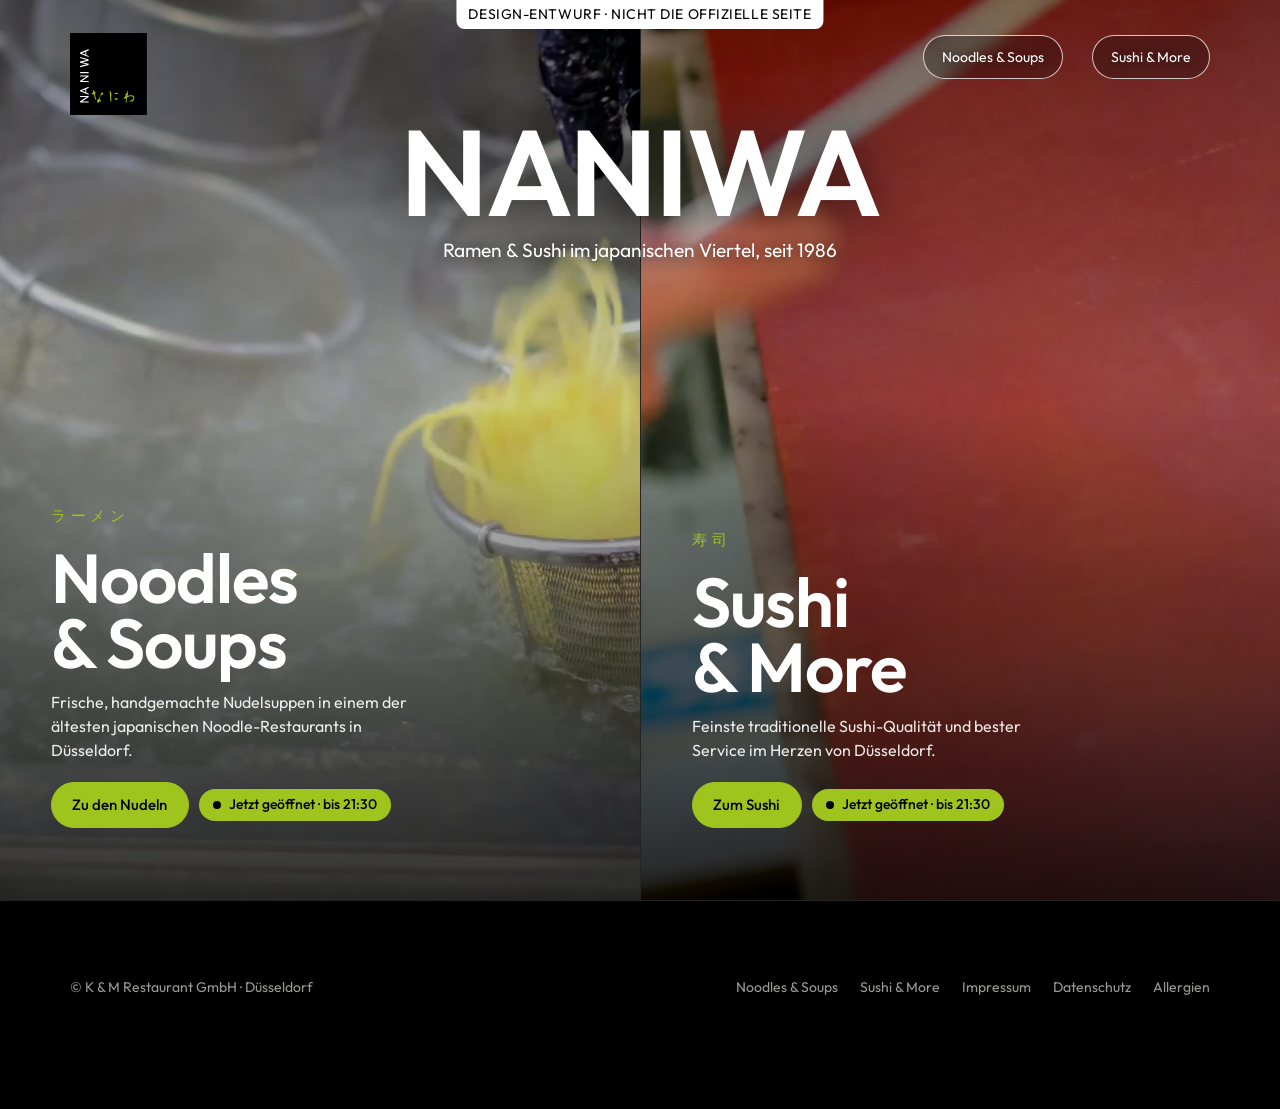
<file: index.html>
<!doctype html>
<html lang="de">
<head>
<meta charset="utf-8">
<meta name="viewport" content="width=device-width,initial-scale=1,viewport-fit=cover">
<title>NANIWA Düsseldorf – Ramen & Sushi seit 1986</title>
<meta name="description" content="Zwei Restaurants im japanischen Viertel von Düsseldorf: NANIWA Noodles & Soups und NANIWA Sushi & More.">
<meta name="robots" content="noindex">
<meta name="theme-color" content="#000000">
<link rel="icon" href="./assets/img/naniwa-logo.svg">
<link rel="preconnect" href="https://fonts.googleapis.com">
<link rel="preconnect" href="https://fonts.gstatic.com" crossorigin>
<link href="https://fonts.googleapis.com/css2?family=Outfit:wght@400;500;600&display=swap" rel="stylesheet">
<link rel="stylesheet" href="./assets/style.css">
</head>
<body class="home">
<svg width="0" height="0" style="position:absolute" aria-hidden="true"><filter id="brush" x="-5%" y="-40%" width="110%" height="180%"><feTurbulence type="fractalNoise" baseFrequency="0.012 0.09" numOctaves="3" seed="7"/><feDisplacementMap in="SourceGraphic" scale="46"/></filter></svg>
<div class="draft">Design-Entwurf · nicht die offizielle Seite</div>
<header class="top">
  <a class="logo" href="./" aria-label="NANIWA Startseite"><img src="./assets/img/naniwa-logo.svg" alt="NANIWA" width="200" height="213"></a>
  <nav class="nav" aria-label="Hauptnavigation"><a class="switch" href="noodles/">Noodles &amp; Soups</a><a class="switch" href="sushi/">Sushi &amp; More</a></nav>
</header>
<main>
<div class="brandline"><h1>NANIWA</h1><p>Ramen &amp; Sushi im japanischen Viertel, seit 1986</p></div>
<section class="choose" aria-label="Restaurant wählen">
  <a class="side" href="noodles/">
    <video data-bg muted loop playsinline autoplay preload="auto" poster="assets/img/n-anrichten.jpg" src="assets/video/n-anrichten.mp4"></video>
    <span class="jp" lang="ja">ラーメン</span>
    <h2>Noodles<br>&amp; Soups</h2>
    <p>Frische, handgemachte Nudelsuppen in einem der ältesten japanischen Noodle-Restaurants in Düsseldorf.</p>
    <div class="row"><span class="pill lime">Zu den Nudeln</span><span class="status" data-status="noodles"></span></div>
  </a>
  <a class="side" href="sushi/">
    <video data-bg muted loop playsinline autoplay preload="auto" poster="assets/img/s-original.jpg" src="assets/video/s-original.mp4"></video>
    <span class="jp" lang="ja">寿司</span>
    <h2>Sushi<br>&amp; More</h2>
    <p>Feinste traditionelle Sushi-Qualität und bester Service im Herzen von Düsseldorf.</p>
    <div class="row"><span class="pill lime">Zum Sushi</span><span class="status" data-status="sushi"></span></div>
  </a>
</section>
</main>
<footer>
  <span>© K &amp; M Restaurant GmbH · Düsseldorf</span>
  <nav aria-label="Fußnavigation">
    <a href="./noodles/">Noodles &amp; Soups</a><a href="./sushi/">Sushi &amp; More</a>
    <a href="https://naniwa.de/impressum">Impressum</a><a href="https://naniwa.de/datenschutzerklaerung">Datenschutz</a>
    <a href="https://sushi.naniwa.de/allergien">Allergien</a>
  </nav>
</footer>
<script src="./assets/app.js"></script>
</body>
</html>
</file>
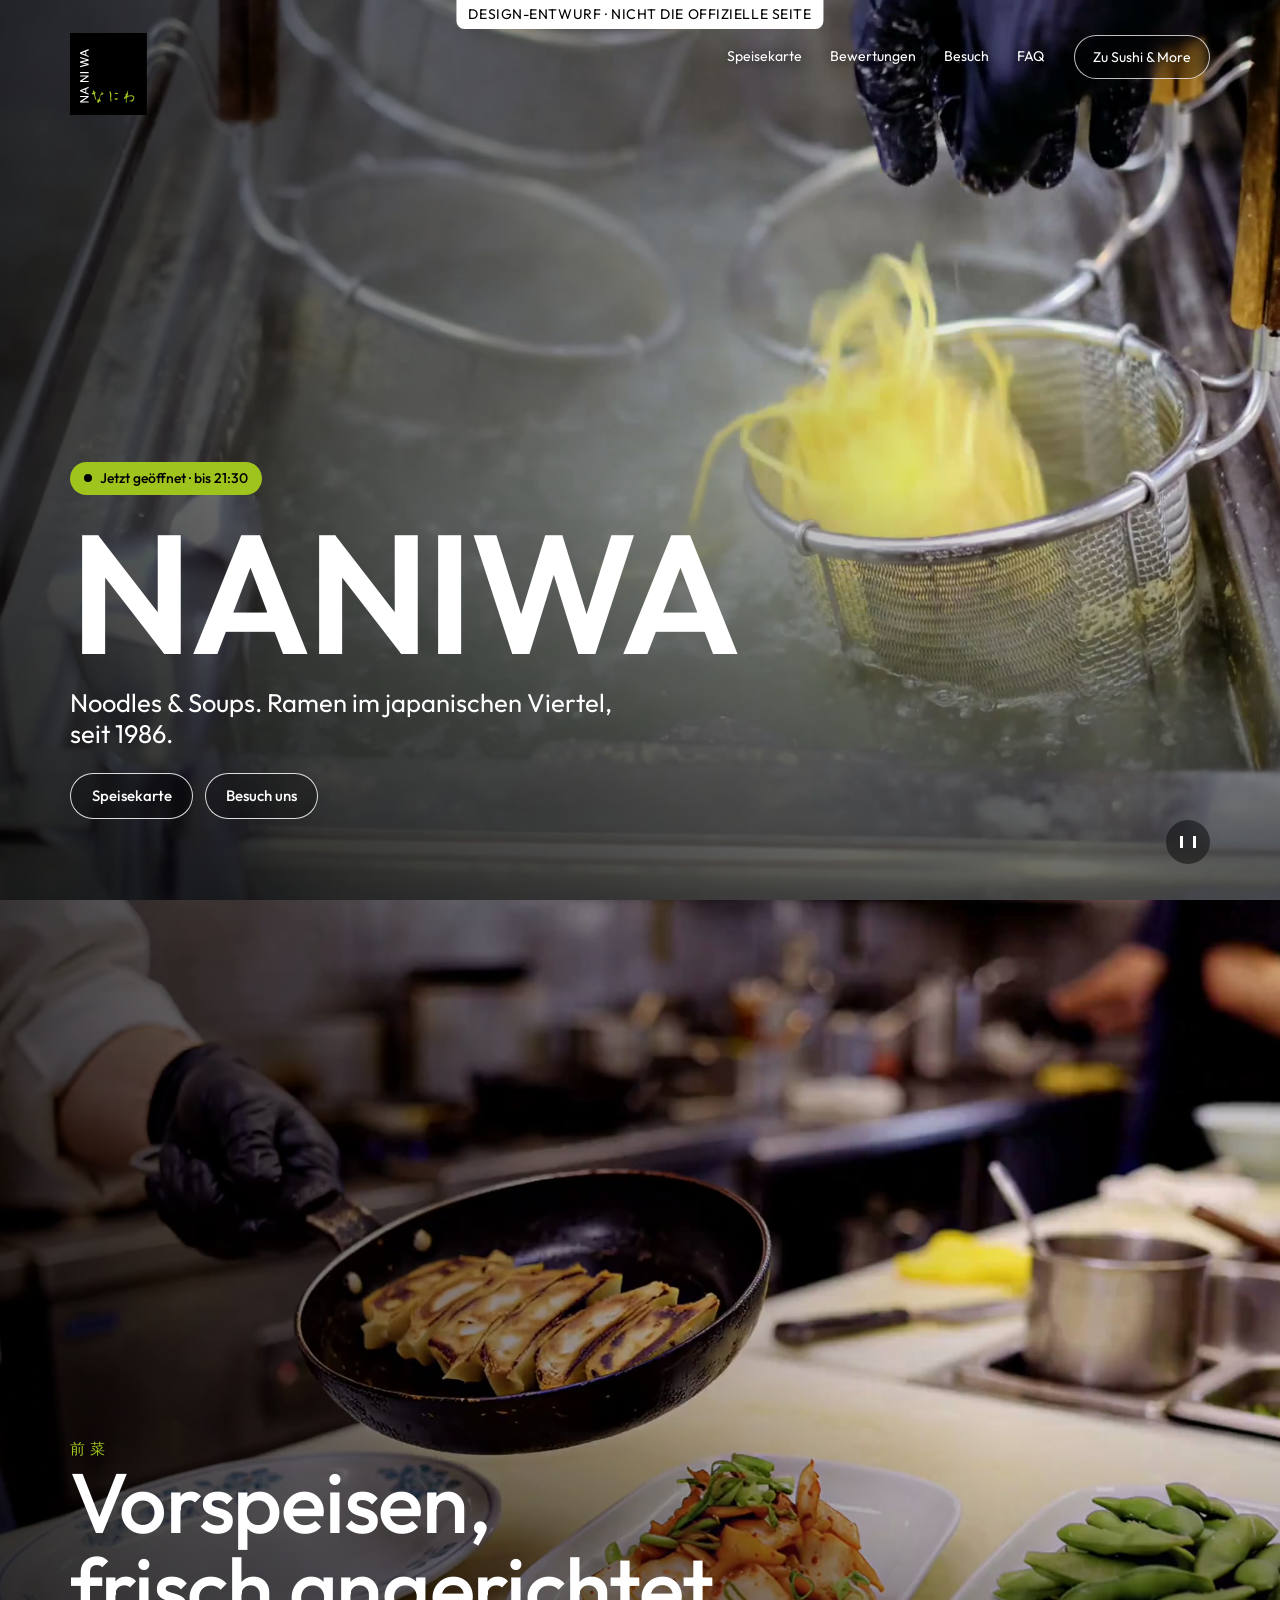
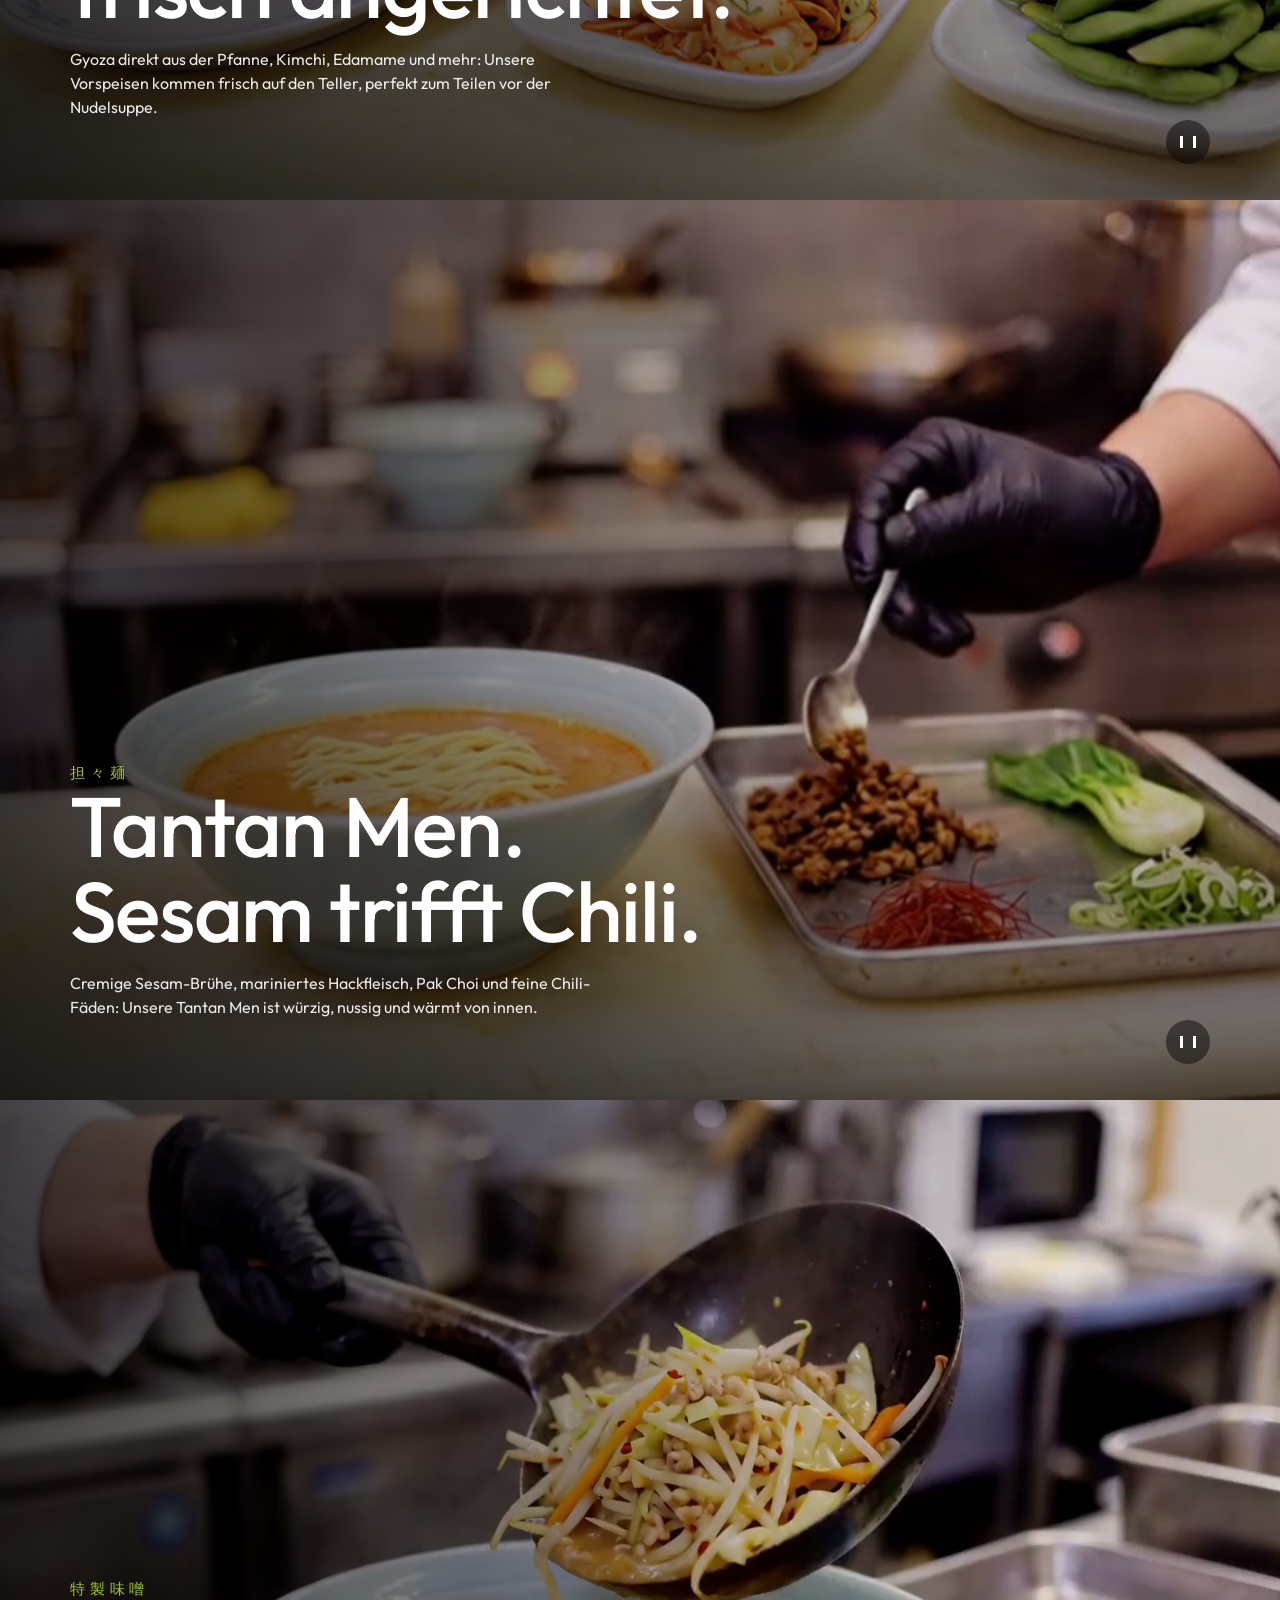
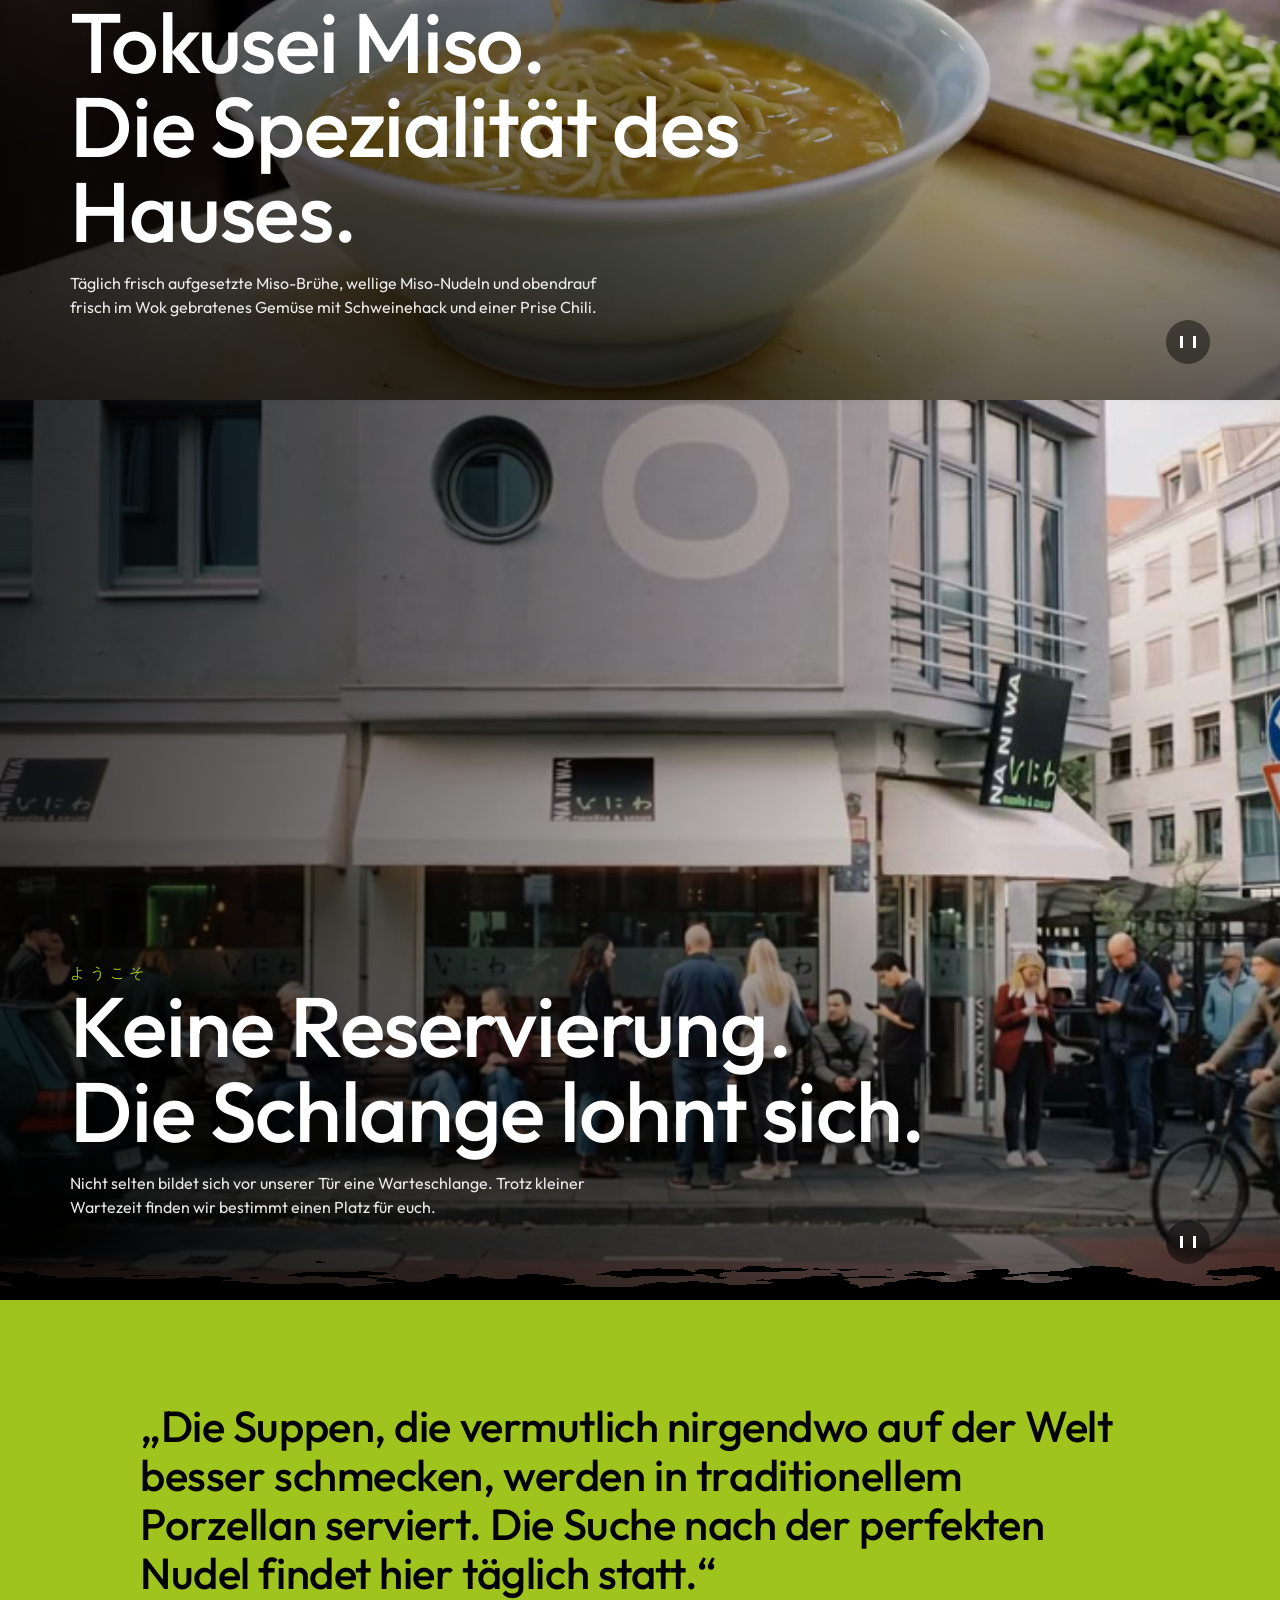
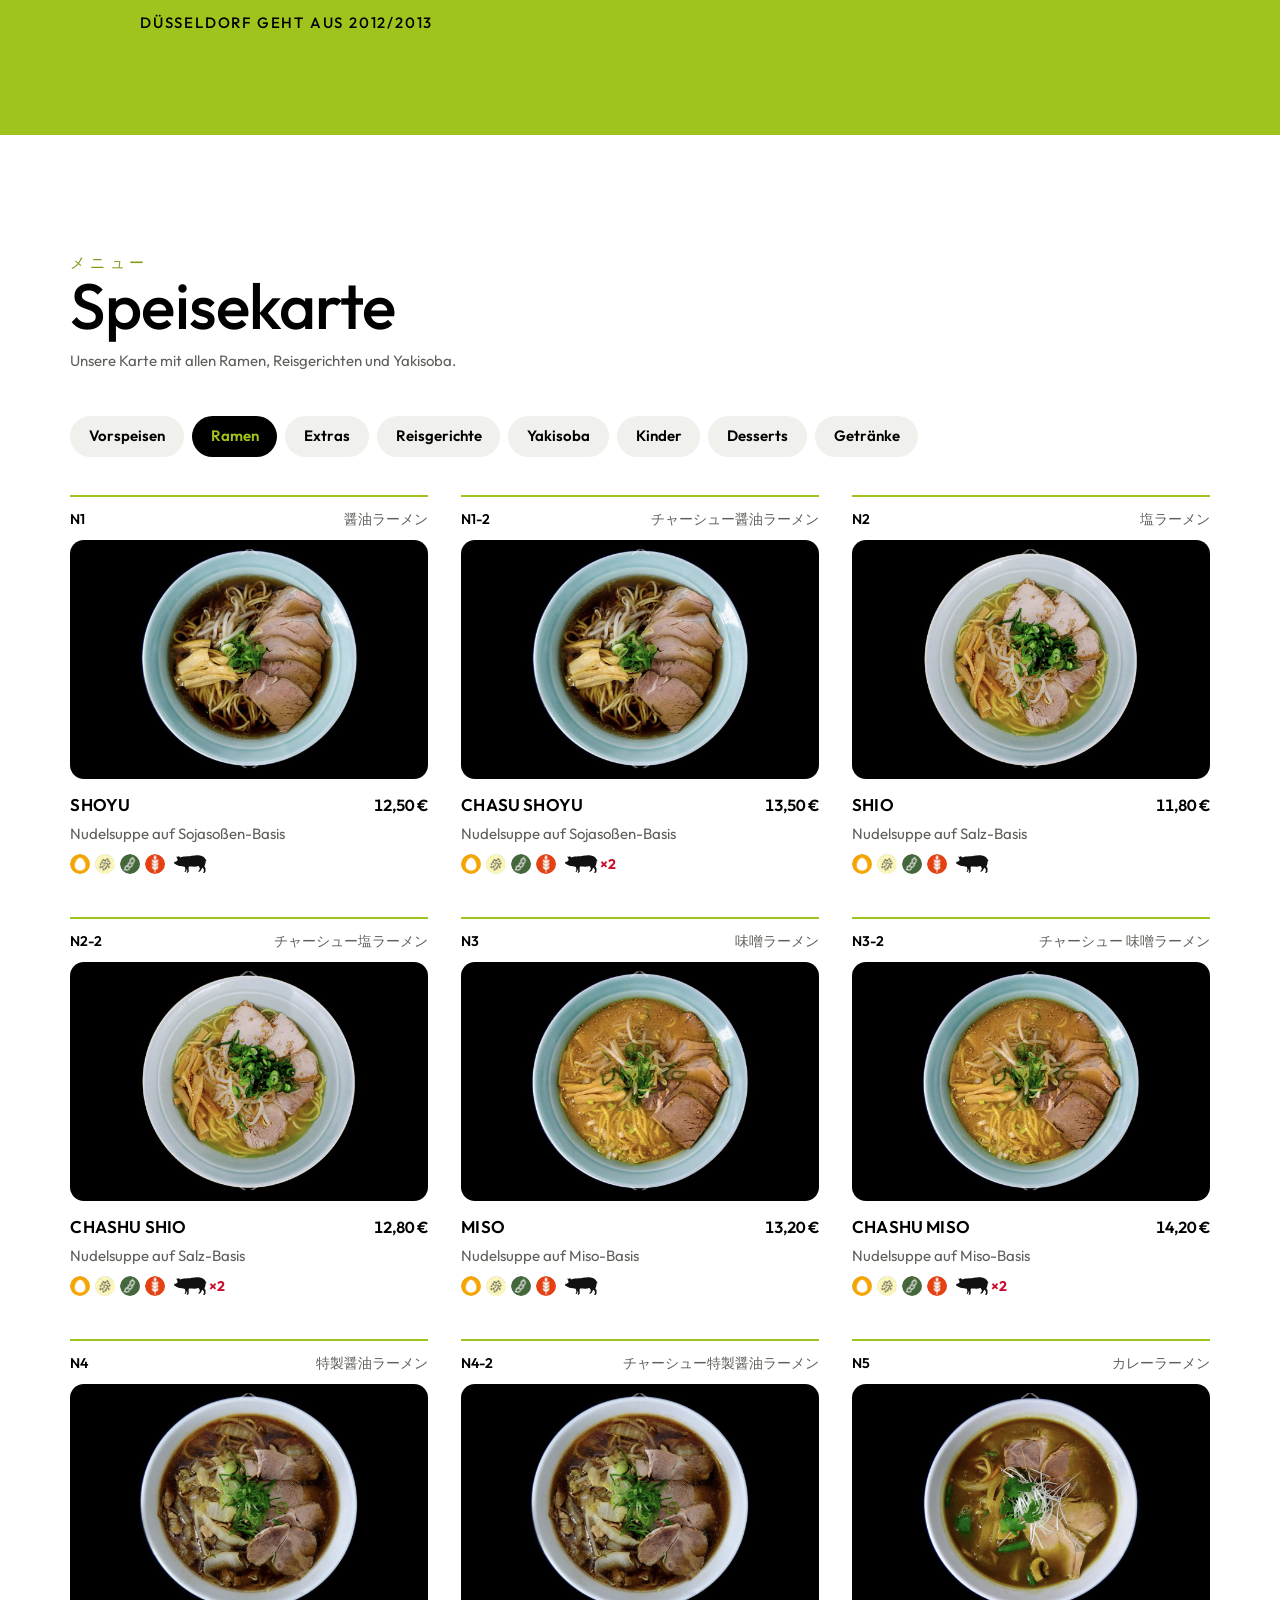
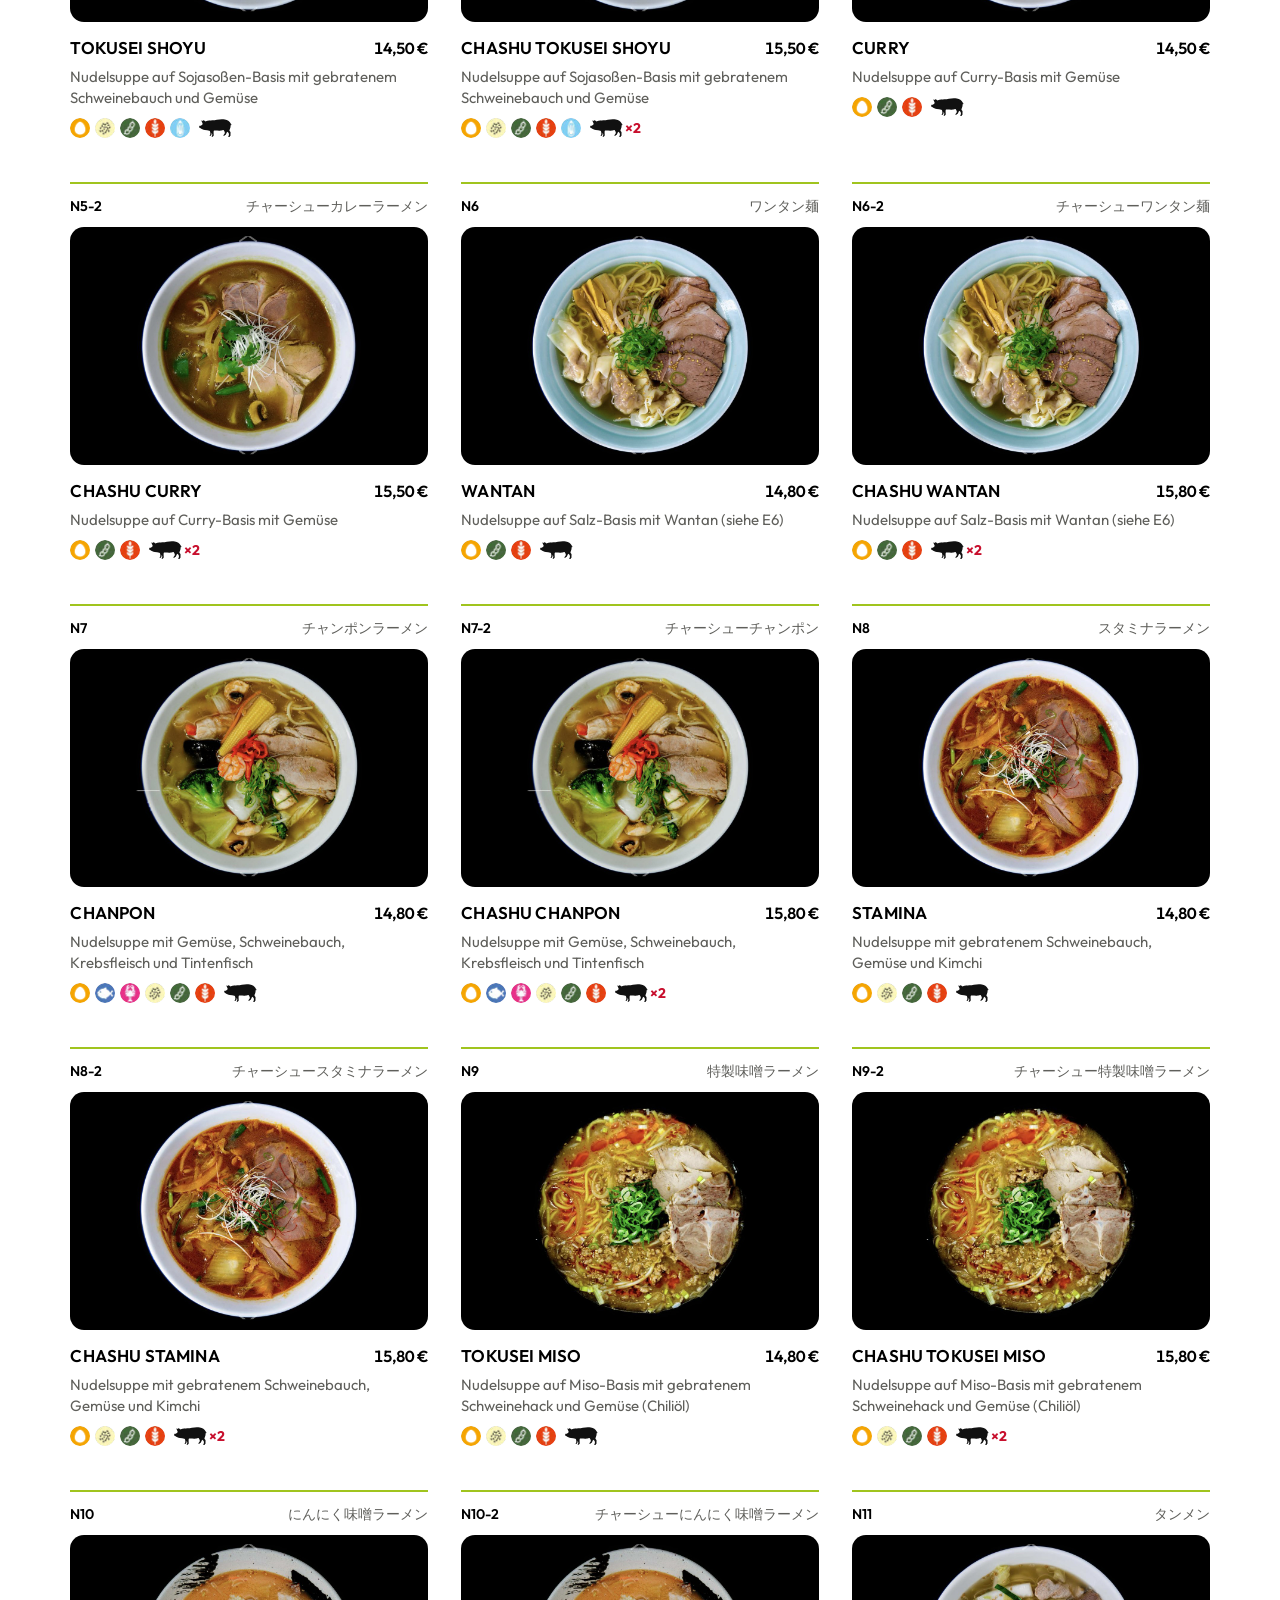
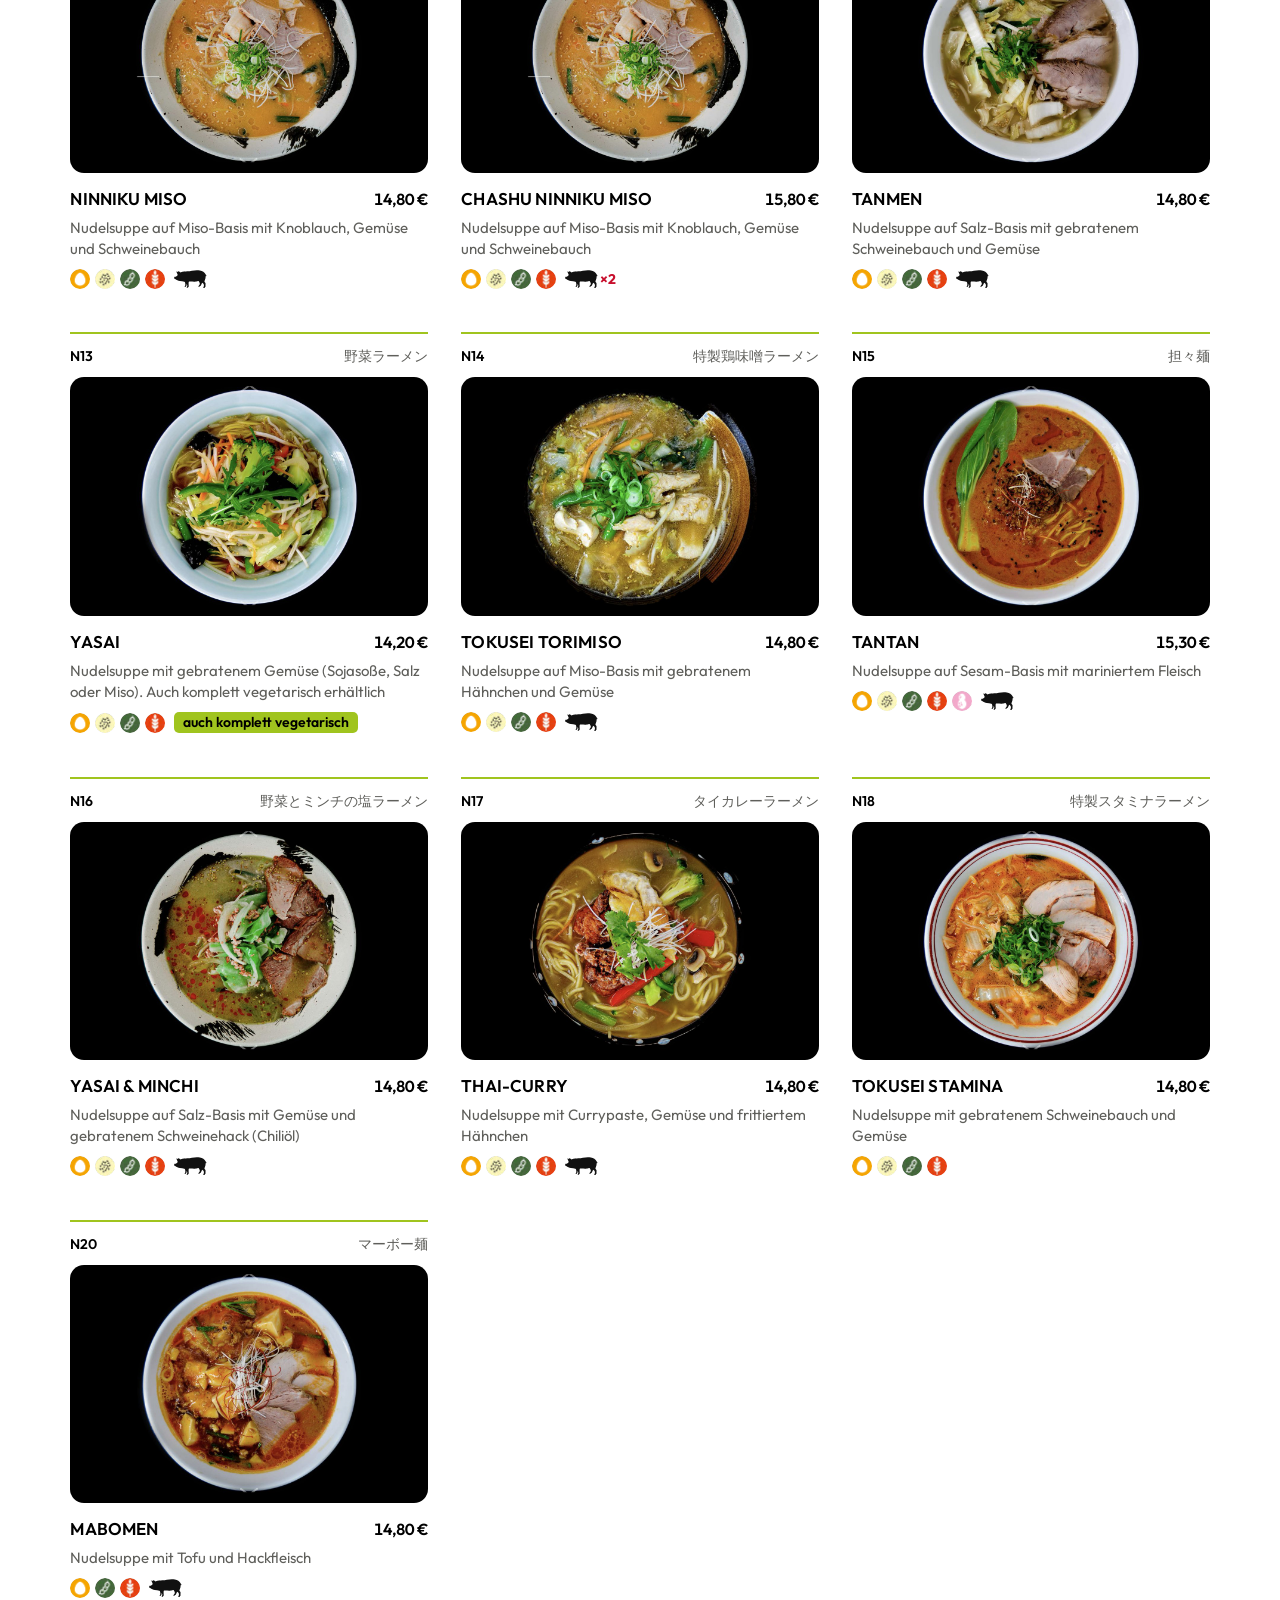
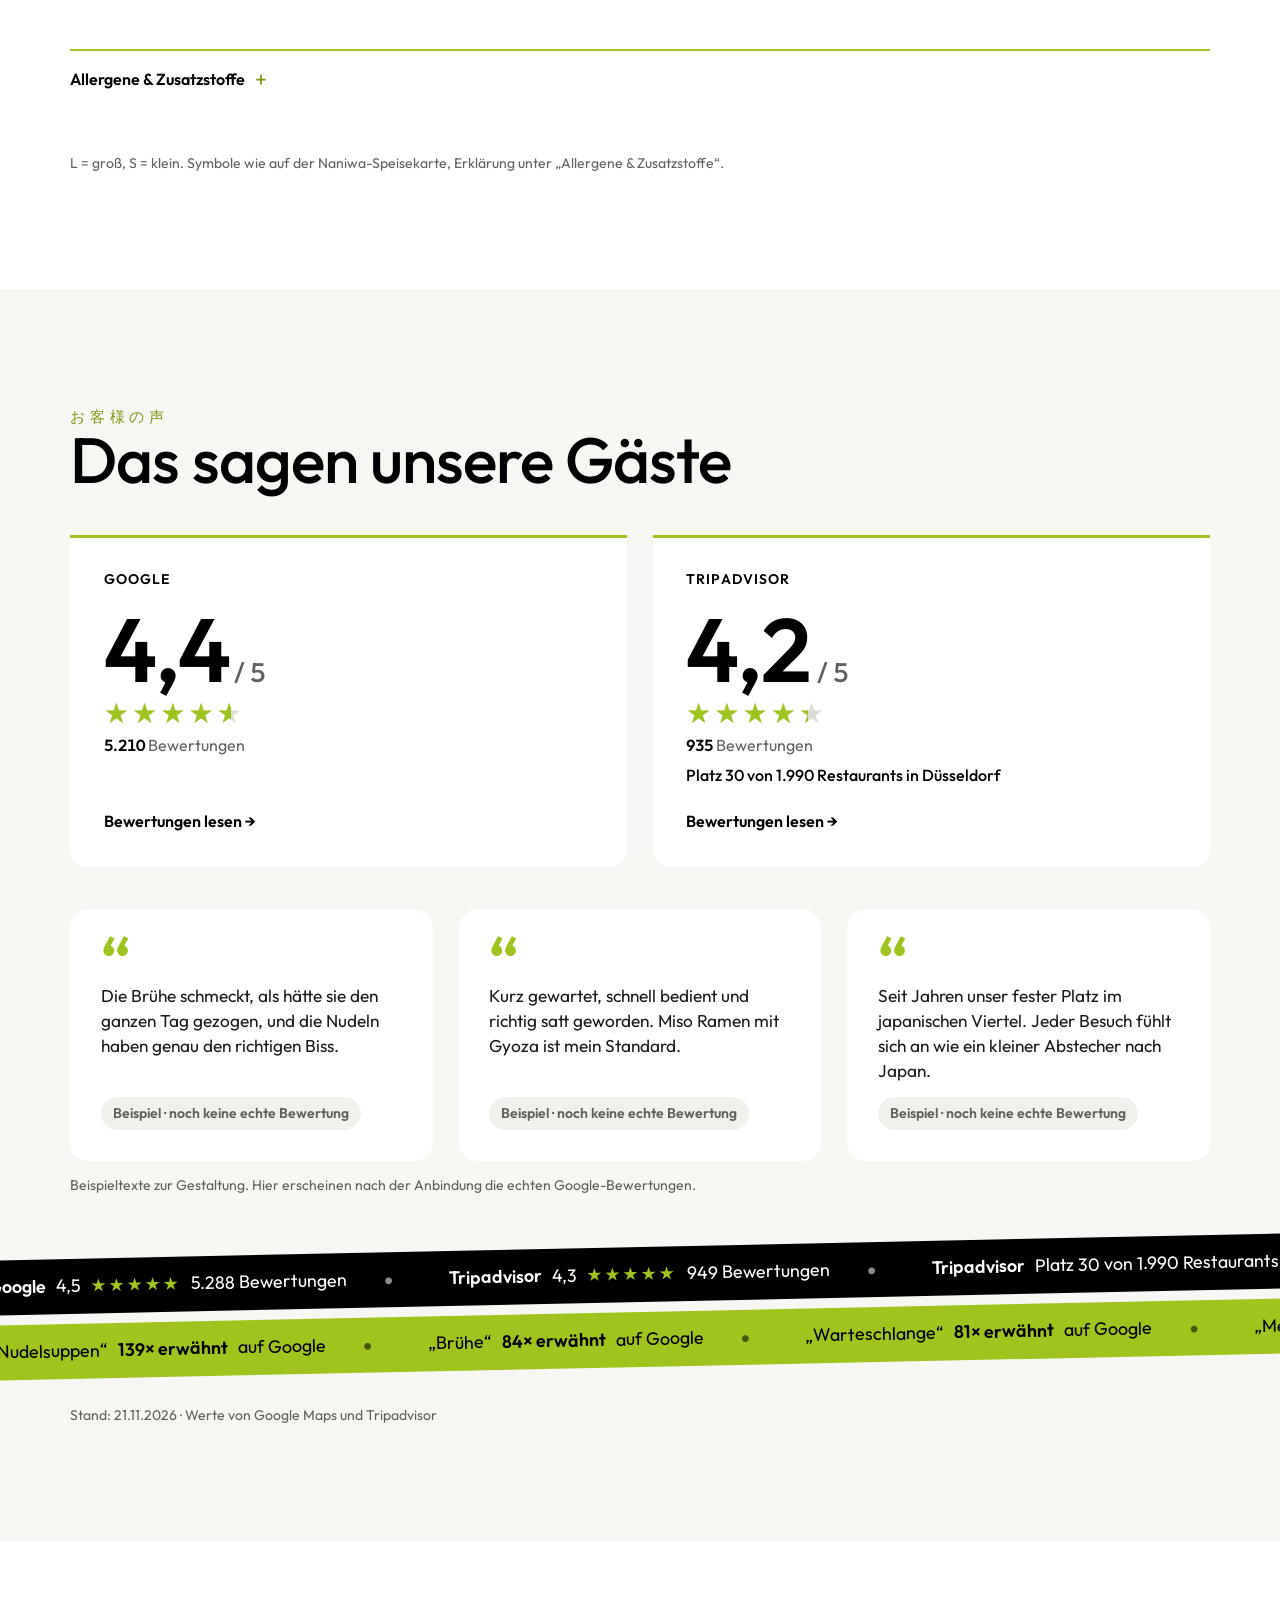
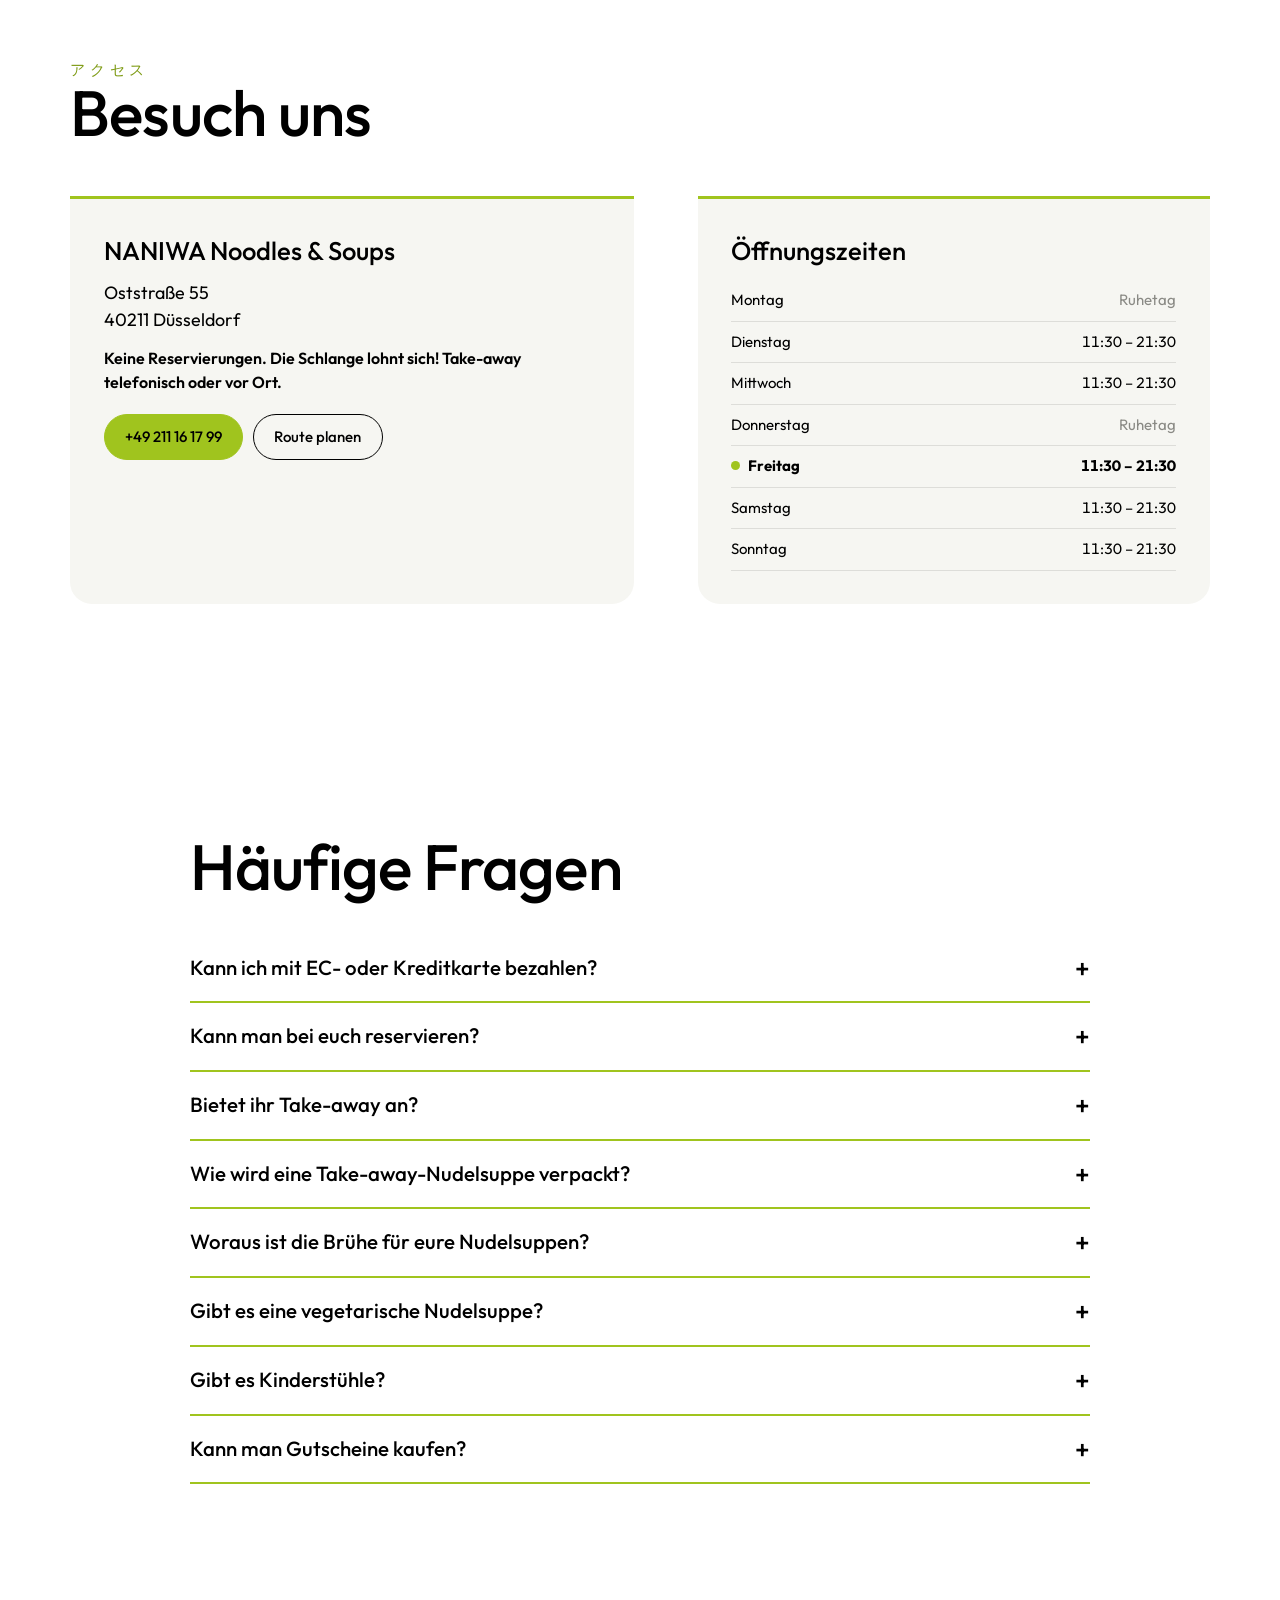
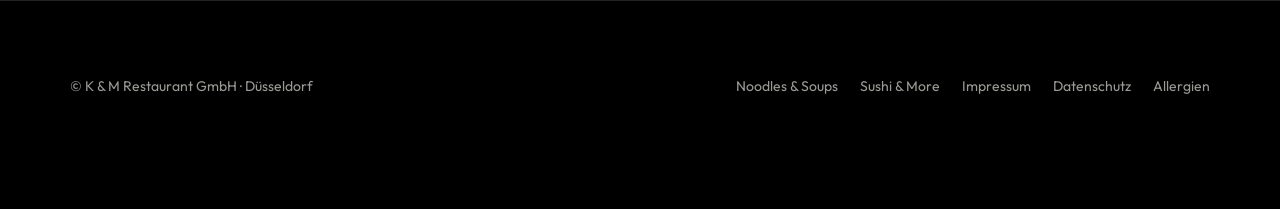
<file: noodles/index.html>
<!doctype html>
<html lang="de">
<head>
<meta charset="utf-8">
<meta name="viewport" content="width=device-width,initial-scale=1,viewport-fit=cover">
<title>NANIWA Noodles & Soups – Ramen in Düsseldorf</title>
<meta name="description" content="Hausgemachte Ramen seit 1986. Oststraße 55, Düsseldorf. Keine Reservierungen.">
<meta name="robots" content="noindex">
<meta name="theme-color" content="#000000">
<link rel="icon" href="../assets/img/naniwa-logo.svg">
<link rel="preconnect" href="https://fonts.googleapis.com">
<link rel="preconnect" href="https://fonts.gstatic.com" crossorigin>
<link href="https://fonts.googleapis.com/css2?family=Outfit:wght@400;500;600&display=swap" rel="stylesheet">
<link rel="stylesheet" href="../assets/style.css">
</head>
<body class="">
<svg width="0" height="0" style="position:absolute" aria-hidden="true"><filter id="brush" x="-5%" y="-40%" width="110%" height="180%"><feTurbulence type="fractalNoise" baseFrequency="0.012 0.09" numOctaves="3" seed="7"/><feDisplacementMap in="SourceGraphic" scale="46"/></filter></svg>
<div class="draft">Design-Entwurf · nicht die offizielle Seite</div>
<header class="top">
  <a class="logo" href="../" aria-label="NANIWA Startseite"><img src="../assets/img/naniwa-logo.svg" alt="NANIWA" width="200" height="213"></a>
  <nav class="nav" aria-label="Hauptnavigation"><a href="#karte">Speisekarte</a><a href="#bewertungen">Bewertungen</a><a href="#besuch">Besuch</a><a href="#faq">FAQ</a><a class="switch" href="../sushi/">Zu Sushi &amp; More</a></nav>
</header>
<main>
<section class="vsec ">
  <video data-bg muted loop playsinline preload="auto" autoplay poster="../assets/img/n-anrichten.jpg" src="../assets/video/n-anrichten.mp4"></video>
  <div class="txt rv"><span class="status" data-status="noodles"></span>
    <h1>NANIWA</h1>
    <p class="sub">Noodles &amp; Soups. Ramen im japanischen Viertel, seit 1986.</p>
    <div class="row"><a class="pill" href="#karte">Speisekarte</a><a class="pill" href="#besuch">Besuch uns</a></div></div>
  <button class="pause" type="button" aria-pressed="false" aria-label="Video anhalten"></button>
</section>
<section class="vsec ">
  <video data-bg muted loop playsinline preload="none" poster="../assets/img/n-vorspeisen.jpg" src="../assets/video/n-vorspeisen.mp4" data-m="../assets/video/n-vorspeisen-m.mp4"></video>
  <div class="txt rv"><span class="jp" lang="ja">前菜</span>
    <h2>Vorspeisen,<br>frisch angerichtet.</h2>
    <p class="body">Gyoza direkt aus der Pfanne, Kimchi, Edamame und mehr: Unsere Vorspeisen kommen frisch auf den Teller, perfekt zum Teilen vor der Nudelsuppe.</p></div>
  <button class="pause" type="button" aria-pressed="false" aria-label="Video anhalten"></button>
</section>
<section class="vsec ">
  <video data-bg muted loop playsinline preload="none" poster="../assets/img/n-tantan.jpg" src="../assets/video/n-tantan.mp4"></video>
  <div class="txt rv"><span class="jp" lang="ja">担々麺</span>
    <h2>Tantan Men.<br>Sesam trifft Chili.</h2>
    <p class="body">Cremige Sesam-Brühe, mariniertes Hackfleisch, Pak Choi und feine Chili-Fäden: Unsere Tantan Men ist würzig, nussig und wärmt von innen.</p></div>
  <button class="pause" type="button" aria-pressed="false" aria-label="Video anhalten"></button>
</section>
<section class="vsec ">
  <video data-bg muted loop playsinline preload="none" poster="../assets/img/n-tokusei.jpg" src="../assets/video/n-tokusei.mp4" data-m="../assets/video/n-tokusei-m.mp4"></video>
  <div class="txt rv"><span class="jp" lang="ja">特製味噌</span>
    <h2>Tokusei Miso.<br>Die Spezialität des Hauses.</h2>
    <p class="body">Täglich frisch aufgesetzte Miso-Brühe, wellige Miso-Nudeln und obendrauf frisch im Wok gebratenes Gemüse mit Schweinehack und einer Prise Chili.</p></div>
  <button class="pause" type="button" aria-pressed="false" aria-label="Video anhalten"></button>
</section>
<section class="vsec brush-bottom">
  <video data-bg muted loop playsinline preload="none" poster="../assets/img/n-schlange-v3c.jpg" src="../assets/video/n-schlange-v3c.mp4"></video>
  <div class="txt rv"><span class="jp" lang="ja">ようこそ</span>
    <h2>Keine Reservierung.<br>Die Schlange lohnt sich.</h2>
    <p class="body">Nicht selten bildet sich vor unserer Tür eine Warteschlange. Trotz kleiner Wartezeit finden wir bestimmt einen Platz für euch.</p></div>
  <button class="pause" type="button" aria-pressed="false" aria-label="Video anhalten"></button>
</section>
<section class="quote">
  <blockquote class="rv">„Die Suppen, die vermutlich nirgendwo auf der Welt besser schmecken, werden in traditionellem Porzellan serviert. Die Suche nach der perfekten Nudel findet hier täglich statt.“<cite>Düsseldorf geht aus 2012/2013</cite></blockquote>
</section>
<section class="menu" id="karte" data-menu="noodles">
  <div class="in">
    <span class="jp" lang="ja">メニュー</span>
    <h2>Speisekarte</h2>
    <p class="lead">Unsere Karte mit allen Ramen, Reisgerichten und Yakisoba.</p>
    <div class="cats" role="tablist" aria-label="Kategorien"></div>
    <div class="dishes"></div>
    <p class="note">L = groß, S = klein. Symbole wie auf der Naniwa-Speisekarte, Erklärung unter „Allergene &amp; Zusatzstoffe“.</p>
  </div>
</section>
<section class="reviews" id="bewertungen">
  <div class="in">
    <span class="jp" lang="ja">お客様の声</span>
    <h2>Das sagen unsere Gäste</h2>
    <div class="rgrid">
      <a class="rcard rv" href="https://www.google.com/maps/search/?api=1&query=Naniwa+Noodles+%26+Soups+Oststra%C3%9Fe+55+D%C3%BCsseldorf" target="_blank" rel="noopener">
        <span class="plat">Google</span>
        <span class="score"><b data-to="4.5" data-dec="1">4,5</b><small> / 5</small></span>
        <span class="stars" style="--r:4.5" role="img" aria-label="4,5 von 5"></span>
        <span class="cnt"><b data-to="5288">5.288</b> Bewertungen</span>
        <span class="go">Bewertungen lesen →</span>
      </a>
      <a class="rcard rv" href="https://www.tripadvisor.de/Restaurant_Review-g187373-d3345259-Reviews-Naniwa_Noodles_Soups-Dusseldorf_North_Rhine_Westphalia.html" target="_blank" rel="noopener">
        <span class="plat">Tripadvisor</span>
        <span class="score"><b data-to="4.3" data-dec="1">4,3</b><small> / 5</small></span>
        <span class="stars" style="--r:4.3" role="img" aria-label="4,3 von 5"></span>
        <span class="cnt"><b data-to="949">949</b> Bewertungen</span><span class="rank">Platz 30 von 1.990 Restaurants in Düsseldorf</span>
        <span class="go">Bewertungen lesen →</span>
      </a>
    </div>
  </div>
  <div class="in">
    <div class="voices" data-voices='["Die Brühe schmeckt, als hätte sie den ganzen Tag gezogen, und die Nudeln haben genau den richtigen Biss.", "Kurz gewartet, schnell bedient und richtig satt geworden. Miso Ramen mit Gyoza ist mein Standard.", "Seit Jahren unser fester Platz im japanischen Viertel. Jeder Besuch fühlt sich an wie ein kleiner Abstecher nach Japan.", "Faire Preise, große Schalen und ein Team, das auch bei vollem Haus ruhig und freundlich bleibt.", "Die Tantan Men hatte genau die Schärfe, die ich mag. Beim nächsten Mal ist die Tokusei Miso dran.", "Take-away funktioniert prima: Nudeln und Suppe kommen getrennt, zuhause schmeckt es wie im Lokal."]'></div>
    <p class="vnote">Beispieltexte zur Gestaltung. Hier erscheinen nach der Anbindung die echten Google-Bewertungen.</p>
  </div>
  <div class="ticker" aria-hidden="true">
    <div class="band"><div class="track"><span class="chip"><b>Google</b> 4,5 <i class="st">★★★★★</i> 5.288 Bewertungen</span><span class="chip"><b>Tripadvisor</b> 4,3 <i class="st">★★★★★</i> 949 Bewertungen</span><span class="chip"><b>Tripadvisor</b> Platz 30 von 1.990 Restaurants in Düsseldorf</span><span class="chip"><b>Google</b> 4,5 <i class="st">★★★★★</i> 5.288 Bewertungen</span><span class="chip"><b>Tripadvisor</b> 4,3 <i class="st">★★★★★</i> 949 Bewertungen</span><span class="chip"><b>Tripadvisor</b> Platz 30 von 1.990 Restaurants in Düsseldorf</span><span class="chip"><b>Google</b> 4,5 <i class="st">★★★★★</i> 5.288 Bewertungen</span><span class="chip"><b>Tripadvisor</b> 4,3 <i class="st">★★★★★</i> 949 Bewertungen</span><span class="chip"><b>Tripadvisor</b> Platz 30 von 1.990 Restaurants in Düsseldorf</span><span class="chip"><b>Google</b> 4,5 <i class="st">★★★★★</i> 5.288 Bewertungen</span><span class="chip"><b>Tripadvisor</b> 4,3 <i class="st">★★★★★</i> 949 Bewertungen</span><span class="chip"><b>Tripadvisor</b> Platz 30 von 1.990 Restaurants in Düsseldorf</span></div></div>
    <div class="band rev"><div class="track"><span class="chip">„Nudelsuppen“ <b>139× erwähnt</b> auf Google</span><span class="chip">„Brühe“ <b>84× erwähnt</b> auf Google</span><span class="chip">„Warteschlange“ <b>81× erwähnt</b> auf Google</span><span class="chip">„Menüs“ <b>29× erwähnt</b> auf Google</span><span class="chip">„Nudelsuppen“ <b>139× erwähnt</b> auf Google</span><span class="chip">„Brühe“ <b>84× erwähnt</b> auf Google</span><span class="chip">„Warteschlange“ <b>81× erwähnt</b> auf Google</span><span class="chip">„Menüs“ <b>29× erwähnt</b> auf Google</span><span class="chip">„Nudelsuppen“ <b>139× erwähnt</b> auf Google</span><span class="chip">„Brühe“ <b>84× erwähnt</b> auf Google</span><span class="chip">„Warteschlange“ <b>81× erwähnt</b> auf Google</span><span class="chip">„Menüs“ <b>29× erwähnt</b> auf Google</span><span class="chip">„Nudelsuppen“ <b>139× erwähnt</b> auf Google</span><span class="chip">„Brühe“ <b>84× erwähnt</b> auf Google</span><span class="chip">„Warteschlange“ <b>81× erwähnt</b> auf Google</span><span class="chip">„Menüs“ <b>29× erwähnt</b> auf Google</span></div></div>
  </div>
  <div class="in"><p class="stand">Stand: 21.11.2026 · Werte von Google Maps und Tripadvisor</p></div>
</section>
<section class="visit" id="besuch">
  <div class="in">
    <span class="jp" lang="ja">アクセス</span>
    <h2>Besuch uns</h2>
    <div class="grid">
      <div class="card rv">
        <h3>NANIWA Noodles &amp; Soups</h3>
        <address>Oststraße 55<br>40211 Düsseldorf</address>
        <p class="hint">Keine Reservierungen. Die Schlange lohnt sich! Take-away telefonisch oder vor Ort.</p>
        <div class="row">
          <a class="pill lime" href="tel:+49211161799">+49 211 16 17 99</a>
          <a class="pill" href="https://www.google.com/maps/dir/?api=1&destination=Naniwa+Noodles+%26+Soups+Oststra%C3%9Fe+55+40211+D%C3%BCsseldorf" target="_blank" rel="noopener">Route planen</a>
        </div>
      </div>
      <div class="card rv">
        <h3>Öffnungszeiten</h3>
        <table class="hours" data-shop="noodles"></table>
      </div>
    </div>
  </div>
</section>
<div class="bar"><a href="tel:+49211161799">Anrufen</a><a href="https://www.google.com/maps/dir/?api=1&destination=Naniwa+Noodles+%26+Soups+Oststra%C3%9Fe+55+40211+D%C3%BCsseldorf" target="_blank" rel="noopener">Route</a></div>
<section class="faq" id="faq">
  <div class="in">
    <h2>Häufige Fragen</h2>
    <details><summary>Kann ich mit EC- oder Kreditkarte bezahlen?</summary><p>Wir akzeptieren EC, Kreditkarten und Apple Pay. American Express können wir leider nicht annehmen.</p></details>
    <details><summary>Kann man bei euch reservieren?</summary><p>Leider nehmen wir keine Reservierungen an. Trotz kleiner Wartezeiten vor unserem Lokal finden wir bestimmt einen Platz für euch.</p></details>
    <details><summary>Bietet ihr Take-away an?</summary><p>Ja. Bestellt telefonisch unter 0211 16 17 99 oder direkt vor Ort zum Mitnehmen.</p></details>
    <details><summary>Wie wird eine Take-away-Nudelsuppe verpackt?</summary><p>Nudeln und Suppe verpacken wir getrennt voneinander. So haben die Nudeln beim Essen die perfekte Konsistenz.</p></details>
    <details><summary>Woraus ist die Brühe für eure Nudelsuppen?</summary><p>Unsere Ramen-Suppe besteht hauptsächlich aus Schwein und verschiedenem Gemüse.</p></details>
    <details><summary>Gibt es eine vegetarische Nudelsuppe?</summary><p>Ja, wir haben auch eine Nudelsuppe mit Gemüsebrühe.</p></details>
    <details><summary>Gibt es Kinderstühle?</summary><p>Wir haben einige Kinderstühle. Sprecht uns bitte vor Ort an.</p></details>
    <details><summary>Kann man Gutscheine kaufen?</summary><p>Nein, leider bieten wir keine Gutscheine an.</p></details>
  </div>
</section>
</main>
<footer>
  <span>© K &amp; M Restaurant GmbH · Düsseldorf</span>
  <nav aria-label="Fußnavigation">
    <a href="../noodles/">Noodles &amp; Soups</a><a href="../sushi/">Sushi &amp; More</a>
    <a href="https://naniwa.de/impressum">Impressum</a><a href="https://naniwa.de/datenschutzerklaerung">Datenschutz</a>
    <a href="https://sushi.naniwa.de/allergien">Allergien</a>
  </nav>
</footer>
<script src="../assets/menu-data.js"></script>
<script src="../assets/app.js"></script>
</body>
</html>
</file>
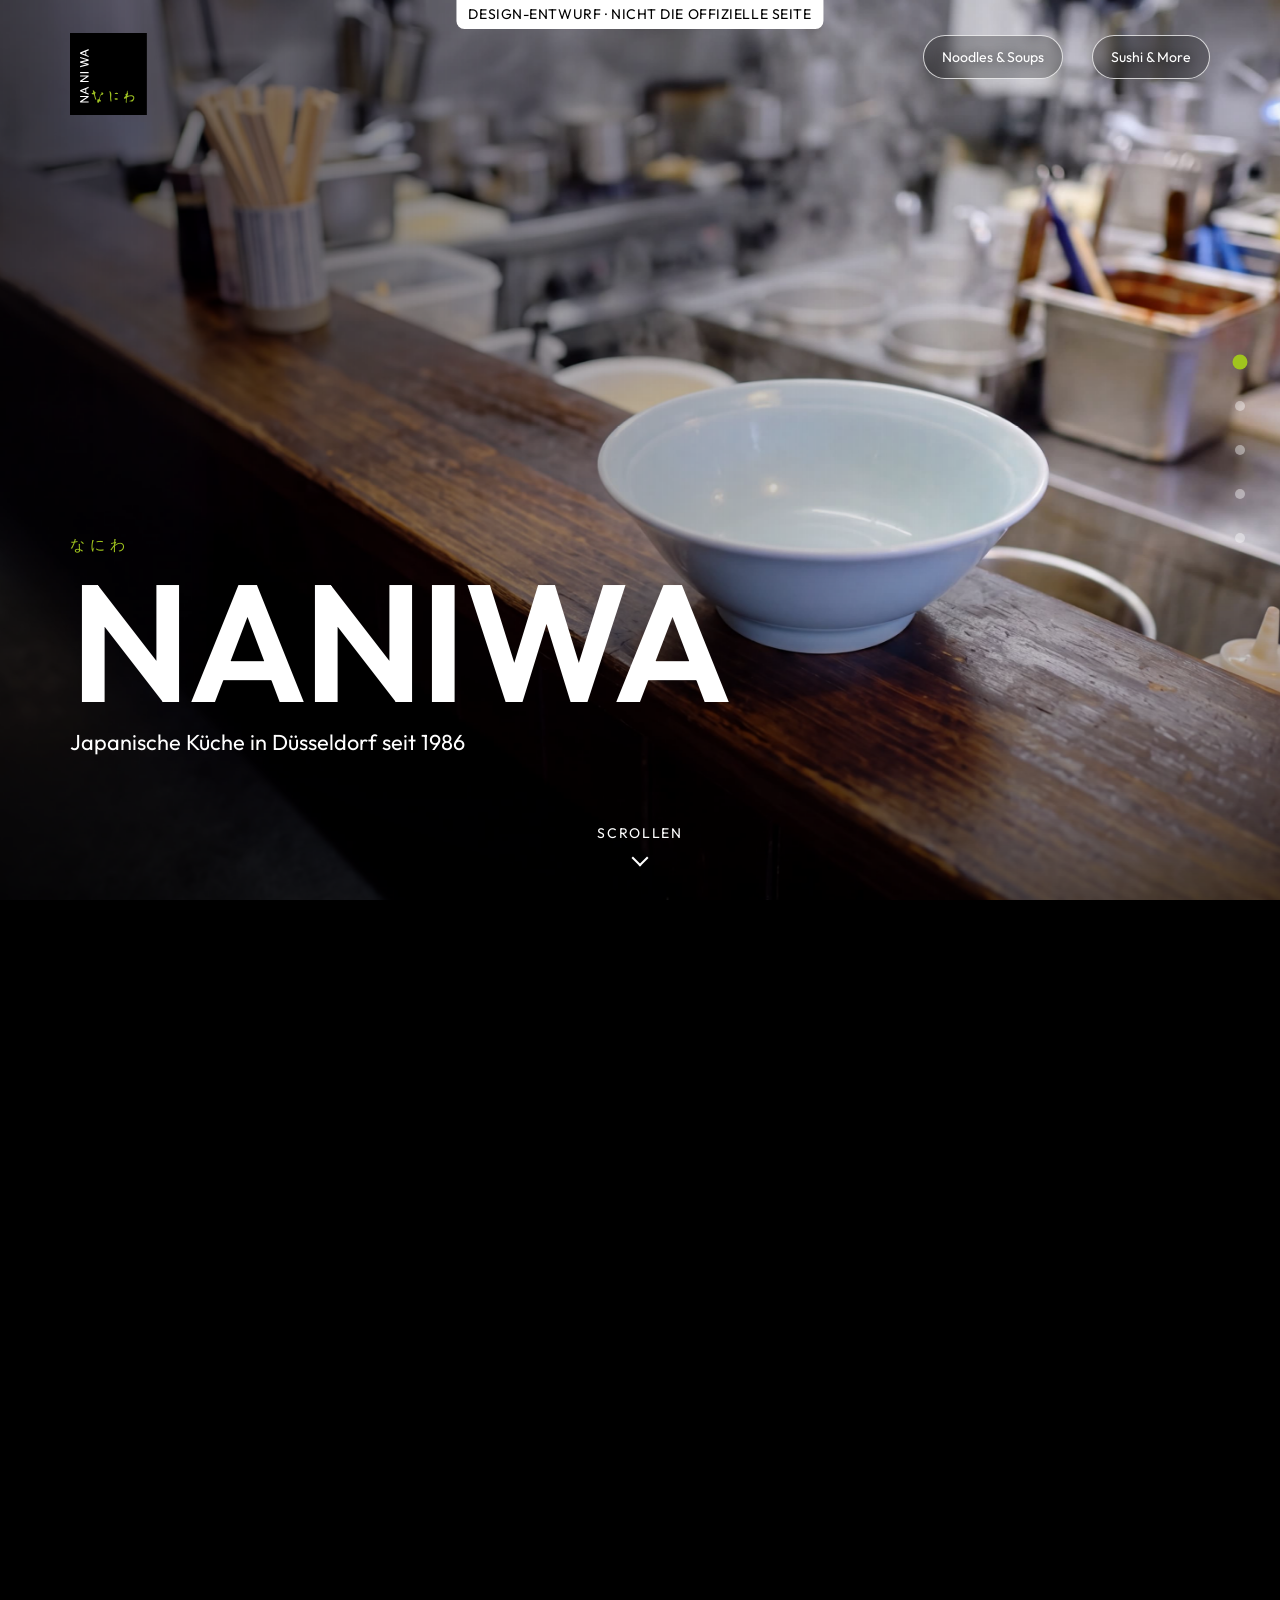
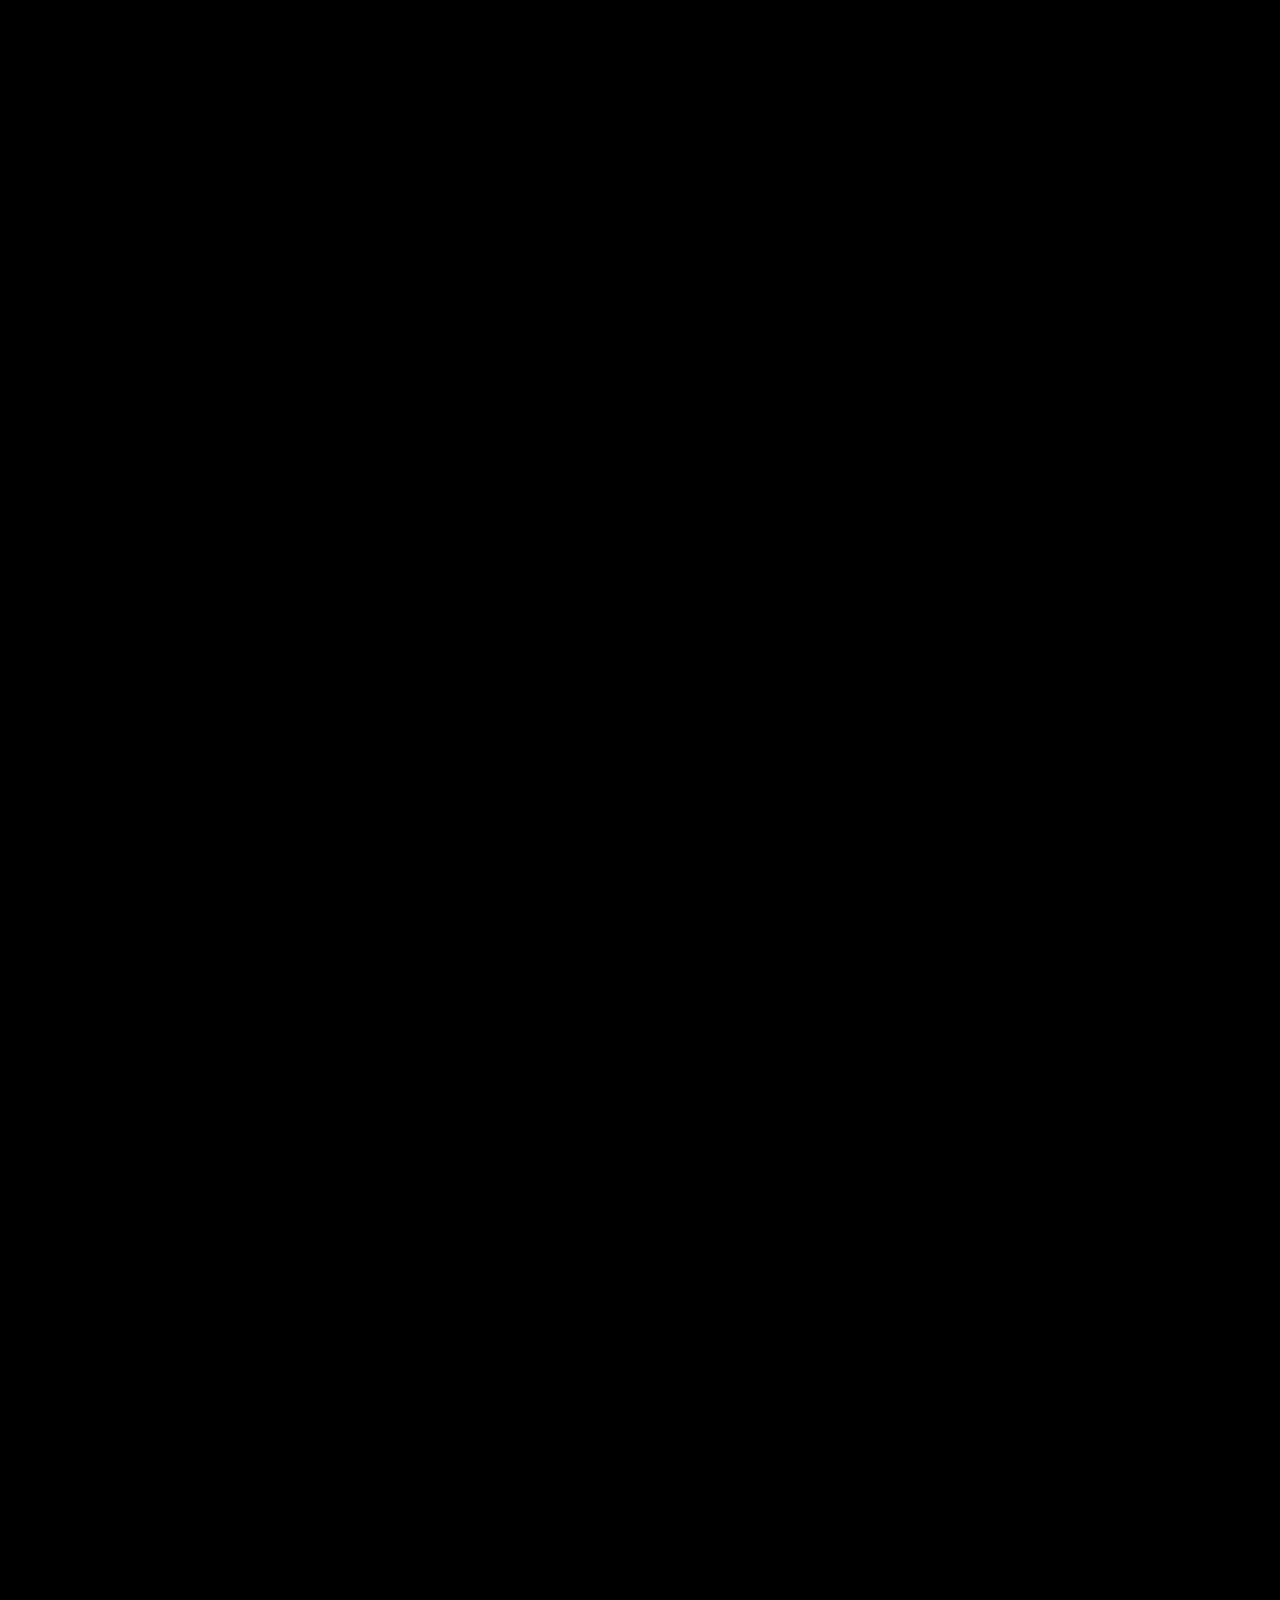
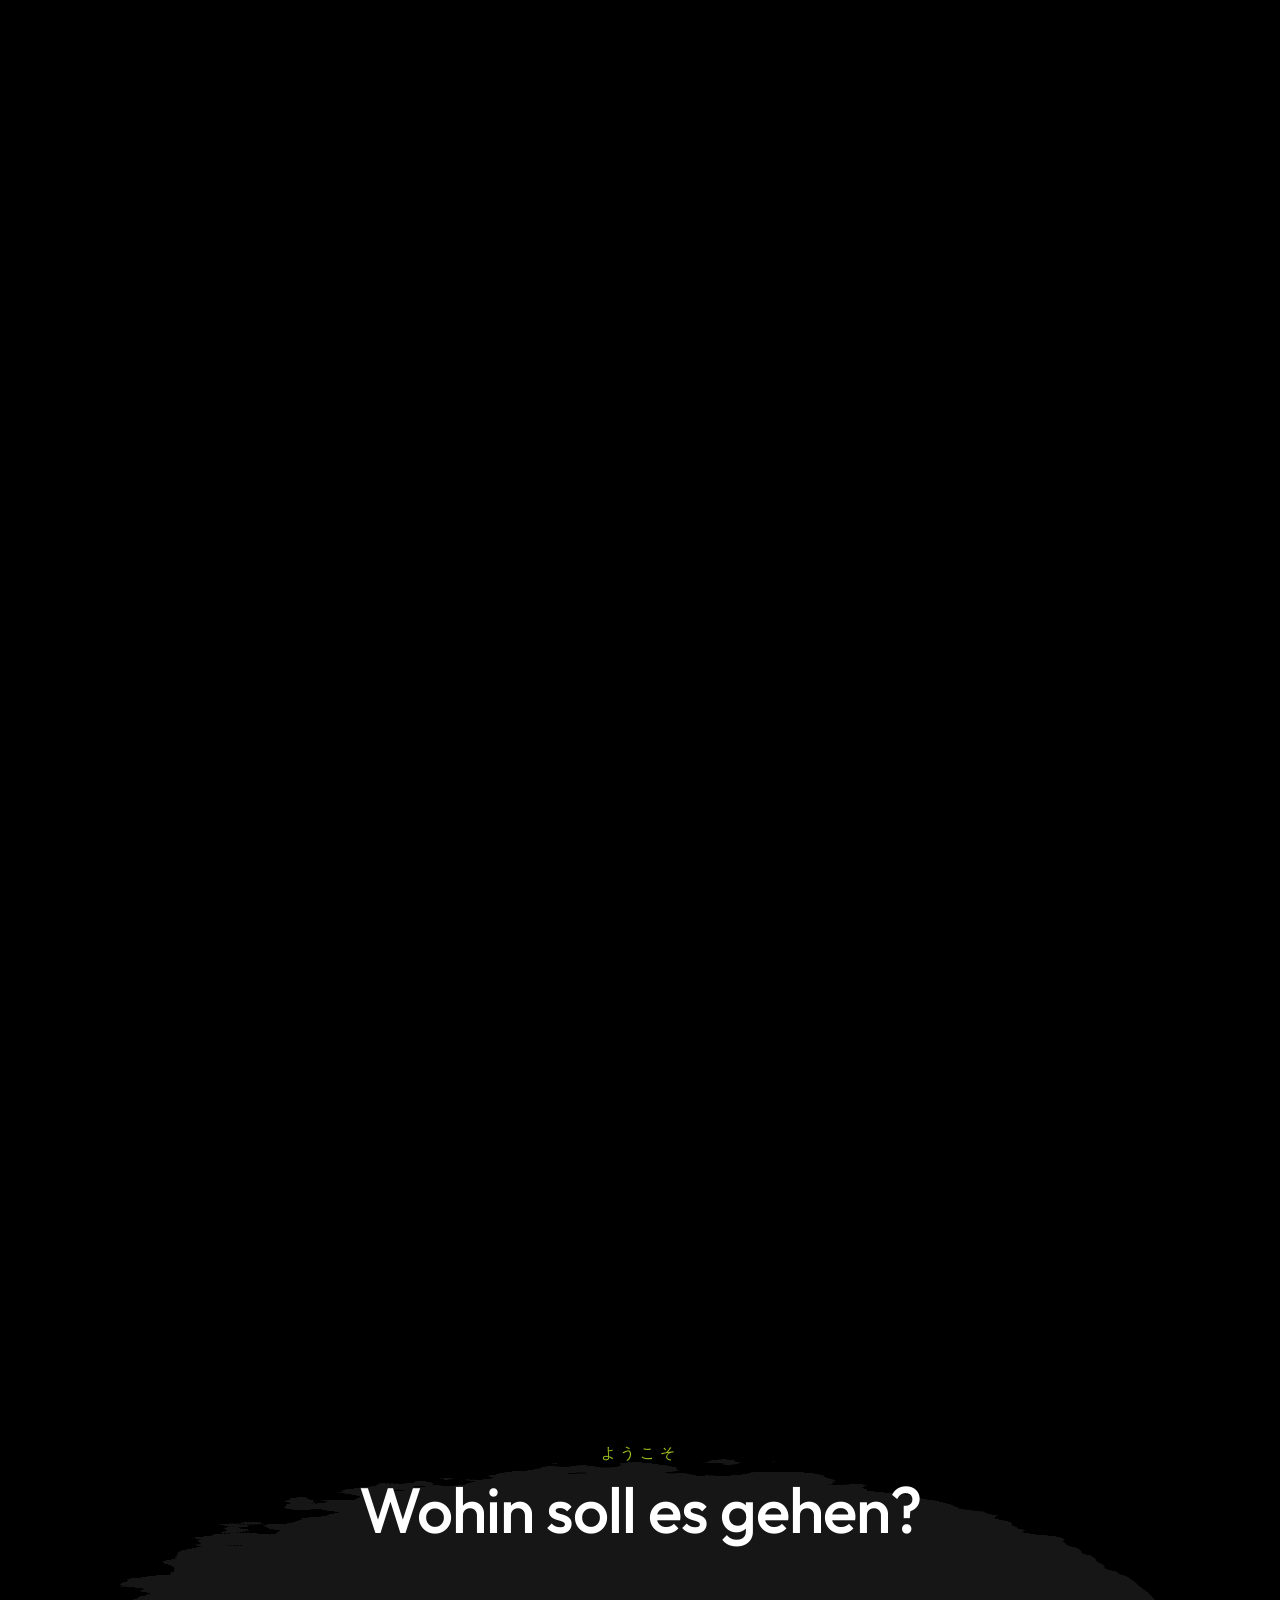
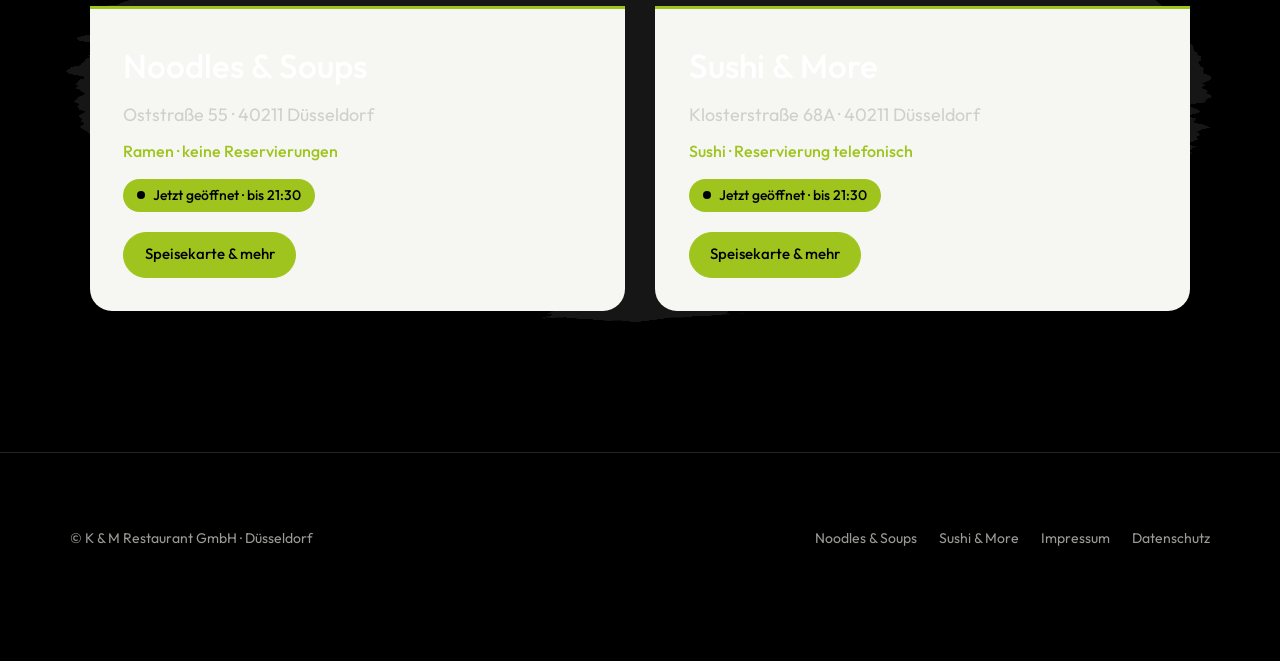
<file: story/index.html>
<!doctype html>
<html lang="de">
<head>
<meta charset="utf-8">
<meta name="viewport" content="width=device-width,initial-scale=1,viewport-fit=cover">
<title>NANIWA Düsseldorf – Japanische Küche seit 1986</title>
<meta name="description" content="NANIWA in Düsseldorf: hausgemachte Ramen bei Noodles & Soups, Sushi & More direkt gegenüber.">
<meta name="robots" content="noindex">
<meta name="theme-color" content="#000000">
<link rel="icon" href="../assets/img/naniwa-logo.svg">
<link rel="preconnect" href="https://fonts.googleapis.com">
<link rel="preconnect" href="https://fonts.gstatic.com" crossorigin>
<link href="https://fonts.googleapis.com/css2?family=Outfit:wght@400;500;600&display=swap" rel="stylesheet">
<link rel="stylesheet" href="../assets/style.css">
<style>
/* Scroll-Geschichte: eine feste Bühne, vier Bilder, die beim Scrollen ineinander übergehen */
.story{position:relative;height:500vh}
.stage{position:sticky;top:0;height:100svh;overflow:hidden;background:#000}
.stage picture,.stage img.bg{position:absolute;inset:0;width:100%;height:100%}
.stage img.bg{object-fit:cover;will-change:opacity,transform}
.stage .layer{position:absolute;inset:0;opacity:0}
.stage .layer:first-of-type{opacity:1}
.stage::after{content:"";position:absolute;inset:0;background:linear-gradient(90deg,rgba(0,0,0,.66) 0%,rgba(0,0,0,.25) 52%,rgba(0,0,0,0) 80%),linear-gradient(0deg,rgba(0,0,0,.55) 0%,rgba(0,0,0,0) 40%);pointer-events:none}
.cap{position:absolute;z-index:2;left:var(--pad);right:calc(var(--pad) + 40px);bottom:clamp(90px,16vh,170px);opacity:0;pointer-events:none}
.cap.on{pointer-events:auto}
.cap h1{font-size:clamp(64px,13vw,210px);font-weight:600;line-height:.88;letter-spacing:-.02em}
.cap h2{font-size:clamp(44px,7.6vw,128px);font-weight:600;line-height:.96;letter-spacing:-.015em;max-width:9em}
.cap p{font-size:clamp(17px,1.7vw,26px);margin-top:.6em;max-width:26em;line-height:1.3}
.cap .jp{display:block;margin-bottom:.8em}
.dots{position:absolute;z-index:3;right:clamp(0px,1.4vw,22px);top:50%;transform:translateY(-50%);display:flex;flex-direction:column;gap:0}
.dots button{width:44px;height:44px;display:grid;place-items:center}
.dots button::before{content:"";width:10px;height:10px;border-radius:50%;background:rgba(255,255,255,.4);transition:background .3s,transform .3s}
.dots button[aria-current=true]::before{background:var(--lime);transform:scale(1.5)}
.hint{position:absolute;z-index:3;left:0;right:0;bottom:clamp(22px,4vh,40px);text-align:center;font-size:14px;letter-spacing:.12em;text-transform:uppercase;transition:opacity .4s}
.hint::after{content:"";display:block;width:10px;height:10px;margin:8px auto 0;border-right:2px solid #fff;border-bottom:2px solid #fff;transform:rotate(45deg);animation:nick 1.6s ease-in-out infinite}
@keyframes nick{50%{transform:translateY(6px) rotate(45deg)}}
.pick{position:relative;background:#000;padding:clamp(80px,11vw,170px) var(--pad);isolation:isolate}
.pick::before{content:"";position:absolute;z-index:-1;left:6%;right:6%;top:22%;bottom:18%;background:#151515;border-radius:50%;filter:url(#brush)}
.pick h2{font-size:clamp(34px,5vw,80px);font-weight:500;letter-spacing:-.015em;text-align:center;line-height:1}
.pick .two{display:grid;grid-template-columns:1fr 1fr;gap:clamp(16px,2.4vw,32px);max-width:1100px;margin:clamp(30px,5vw,64px) auto 0}
.pick .card h3{font-size:clamp(26px,2.6vw,40px)}
.pick .card address{color:#cfcfcf}
.pick .card .status{margin-top:16px}
@media (max-width:820px){
  .stage::after{background:linear-gradient(0deg,rgba(0,0,0,.85) 0%,rgba(0,0,0,.2) 58%,rgba(0,0,0,.3) 100%)}
  .cap{bottom:120px;right:var(--pad)}
  .dots{top:38%}
  .hint{display:none}
  .pick .two{grid-template-columns:1fr}
}
@media (prefers-reduced-motion:reduce){
  .hint::after{animation:none}
}
</style>
</head>
<body class="home">
<svg width="0" height="0" style="position:absolute" aria-hidden="true"><filter id="brush" x="-5%" y="-40%" width="110%" height="180%"><feTurbulence type="fractalNoise" baseFrequency="0.012 0.09" numOctaves="3" seed="7"/><feDisplacementMap in="SourceGraphic" scale="46"/></filter></svg>
<div class="draft">Design-Entwurf · nicht die offizielle Seite</div>
<header class="top">
  <a class="logo" href="./" aria-label="NANIWA Startseite"><img src="../assets/img/naniwa-logo.svg" alt="NANIWA" width="200" height="213"></a>
  <nav class="nav" aria-label="Hauptnavigation" style="display:flex"><a class="switch" href="../noodles/">Noodles &amp; Soups</a><a class="switch" href="../sushi/">Sushi &amp; More</a></nav>
</header>
<main>
<section class="story" id="story" aria-label="NANIWA in vier Bildern">
  <div class="stage">
    <div class="layer"><picture><source media="(max-width:820px)" srcset="../assets/img/story/1-schale-m.jpg"><img class="bg" src="../assets/img/story/1-schale.jpg" alt="Eine leere hellblaue Ramen-Schale auf dem Holztresen"></picture></div>
    <div class="layer"><picture><source media="(max-width:820px)" srcset="../assets/img/story/2-nudeln-m.jpg"><img class="bg" src="../assets/img/story/2-nudeln.jpg" alt="Frische gelbe Ramennudeln werden in die hellblaue Schale gelegt" loading="lazy"></picture></div>
    <div class="layer"><picture><source media="(max-width:820px)" srcset="../assets/img/story/3-bruehe-m.jpg"><img class="bg" src="../assets/img/story/3-bruehe.jpg" alt="Frische Brühe fließt aus der Kelle in die Schale" loading="lazy"></picture></div>
    <div class="layer"><picture><source media="(max-width:820px)" srcset="../assets/img/story/4-sushi-m.jpg"><img class="bg" src="../assets/img/story/4-sushi.jpg" alt="Sushi auf schwarzer Schieferplatte auf einem Holztisch" loading="lazy"></picture></div>

    <div class="cap"><span class="jp" lang="ja">なにわ</span><h1>NANIWA</h1><p>Japanische Küche in Düsseldorf seit 1986</p></div>
    <div class="cap"><span class="jp" lang="ja">自家製麺</span><h2>Jeden Tag hausgemacht</h2><p>Unsere Ramennudeln entstehen täglich nach eigener Rezeptur mit japanischem Mehl.</p></div>
    <div class="cap"><span class="jp" lang="ja">スープ</span><h2>Täglich frische Brühe</h2><p>Seit über dreißig Jahren jeden Morgen frisch aufgesetzt, aus regionalen und natürlichen Zutaten.</p></div>
    <div class="cap"><span class="jp" lang="ja">寿司</span><h2>Gegenüber: Sushi &amp; More, seit 2004</h2><p>Die kleine Schwester auf der anderen Straßenseite. Über 70 Kreationen, immer frisch.</p></div>

    <div class="dots" role="tablist" aria-label="Kapitel">
      <button type="button" aria-label="NANIWA" aria-current="true"></button>
      <button type="button" aria-label="Nudeln"></button>
      <button type="button" aria-label="Brühe"></button>
      <button type="button" aria-label="Sushi"></button>
      <button type="button" aria-label="Restaurant wählen"></button>
    </div>
    <div class="hint">Scrollen</div>
  </div>
</section>

<section class="pick" id="wahl">
  <span class="jp" lang="ja" style="display:block;text-align:center;margin-bottom:14px">ようこそ</span>
  <h2>Wohin soll es gehen?</h2>
  <div class="two">
    <a class="card" href="../noodles/">
      <h3>Noodles &amp; Soups</h3>
      <address>Oststraße 55 · 40211 Düsseldorf</address>
      <p class="hint2" style="color:var(--lime);margin-top:10px;font-weight:500">Ramen · keine Reservierungen</p>
      <span class="status" data-status="noodles"></span>
      <div class="row"><span class="pill lime">Speisekarte &amp; mehr</span></div>
    </a>
    <a class="card" href="../sushi/">
      <h3>Sushi &amp; More</h3>
      <address>Klosterstraße 68A · 40211 Düsseldorf</address>
      <p class="hint2" style="color:var(--lime);margin-top:10px;font-weight:500">Sushi · Reservierung telefonisch</p>
      <span class="status" data-status="sushi"></span>
      <div class="row"><span class="pill lime">Speisekarte &amp; mehr</span></div>
    </a>
  </div>
</section>
</main>
<footer>
  <span>© K &amp; M Restaurant GmbH · Düsseldorf</span>
  <nav aria-label="Fußnavigation">
    <a href="../noodles/">Noodles &amp; Soups</a><a href="../sushi/">Sushi &amp; More</a>
    <a href="https://naniwa.de/impressum">Impressum</a><a href="https://naniwa.de/datenschutzerklaerung">Datenschutz</a>
  </nav>
</footer>
<script src="../assets/app.js"></script>
<script>
(function () {
  var story = document.getElementById('story');
  var layers = [].slice.call(story.querySelectorAll('.layer'));
  var caps = [].slice.call(story.querySelectorAll('.cap'));
  var dots = [].slice.call(story.querySelectorAll('.dots button'));
  var hint = story.querySelector('.hint');
  var N = layers.length, still = window.matchMedia('(prefers-reduced-motion: reduce)').matches, tick = false;
  function clamp(v) { return v < 0 ? 0 : v > 1 ? 1 : v; }
  function draw() {
    tick = false;
    var r = story.getBoundingClientRect(), total = r.height - window.innerHeight;
    var force = /[#&]p=([\d.]+)/.exec(location.hash);  // nur zum Prüfen: …/story/#p=1.3
    var p = force ? +force[1] : clamp(-r.top / total) * N;   // 0 … N, jedes Kapitel ist 1 breit
    var cur = Math.min(N - 1, Math.floor(p));
    layers.forEach(function (l, i) {
      // Bild i blendet in den letzten 35 % des Vorgängers ein
      var o = i === 0 ? 1 : clamp((p - (i - 0.35)) / 0.35);
      l.style.opacity = still ? (i === cur ? 1 : 0) : o;
      if (!still) l.firstElementChild.lastElementChild.style.transform = 'scale(' + (1.06 - 0.06 * clamp(p - i + 0.35)) + ')';
    });
    caps.forEach(function (c, i) {
      var local = p - i;                             // 0 … 1 innerhalb des Kapitels
      var o = i === N - 1 ? clamp(local / 0.2) : clamp(local / 0.2 + (i === 0 ? 1 : 0)) * clamp((0.72 - local) / 0.14);
      if (still) o = i === cur ? 1 : 0;
      c.style.opacity = o;
      c.style.transform = still ? '' : 'translateY(' + (1 - o) * 26 + 'px)';
      c.classList.toggle('on', o > 0.5);
    });
    var end = r.bottom < window.innerHeight * 0.6;
    dots.forEach(function (d, i) { d.setAttribute('aria-current', (end ? i === N : !end && i === cur) ? 'true' : 'false'); });
    hint.style.opacity = p > 0.15 ? 0 : 1;
  }
  function req() { if (!tick) { tick = true; requestAnimationFrame(draw); } }
  window.addEventListener('scroll', req, { passive: true });
  window.addEventListener('resize', req);
  dots.forEach(function (d, i) {
    d.addEventListener('click', function () {
      var top = story.getBoundingClientRect().top + window.pageYOffset;
      var total = story.offsetHeight - window.innerHeight;
      var y = i >= N ? document.getElementById('wahl').getBoundingClientRect().top + window.pageYOffset : top + total * ((i + 0.3) / N);
      window.scrollTo({ top: y, behavior: still ? 'auto' : 'smooth' });
    });
  });
  draw();
})();
</script>
</body>
</html>
</file>
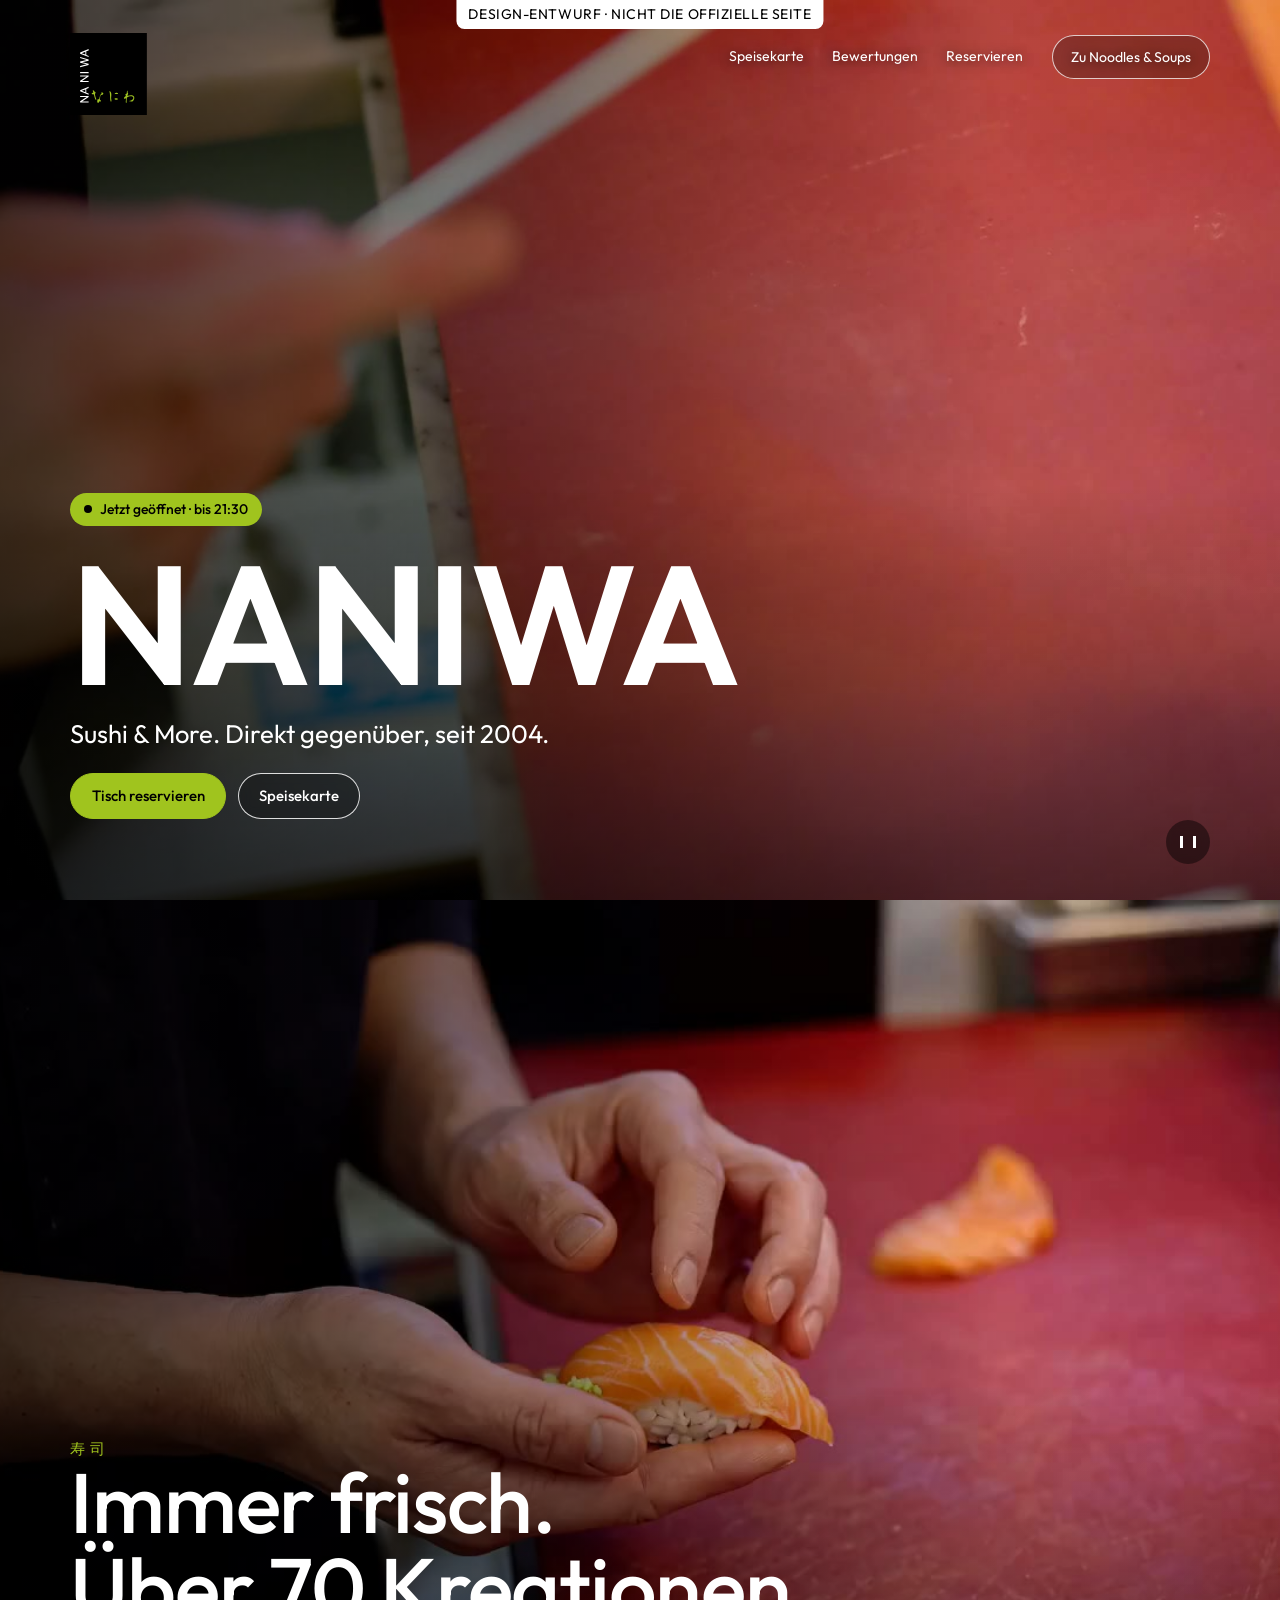
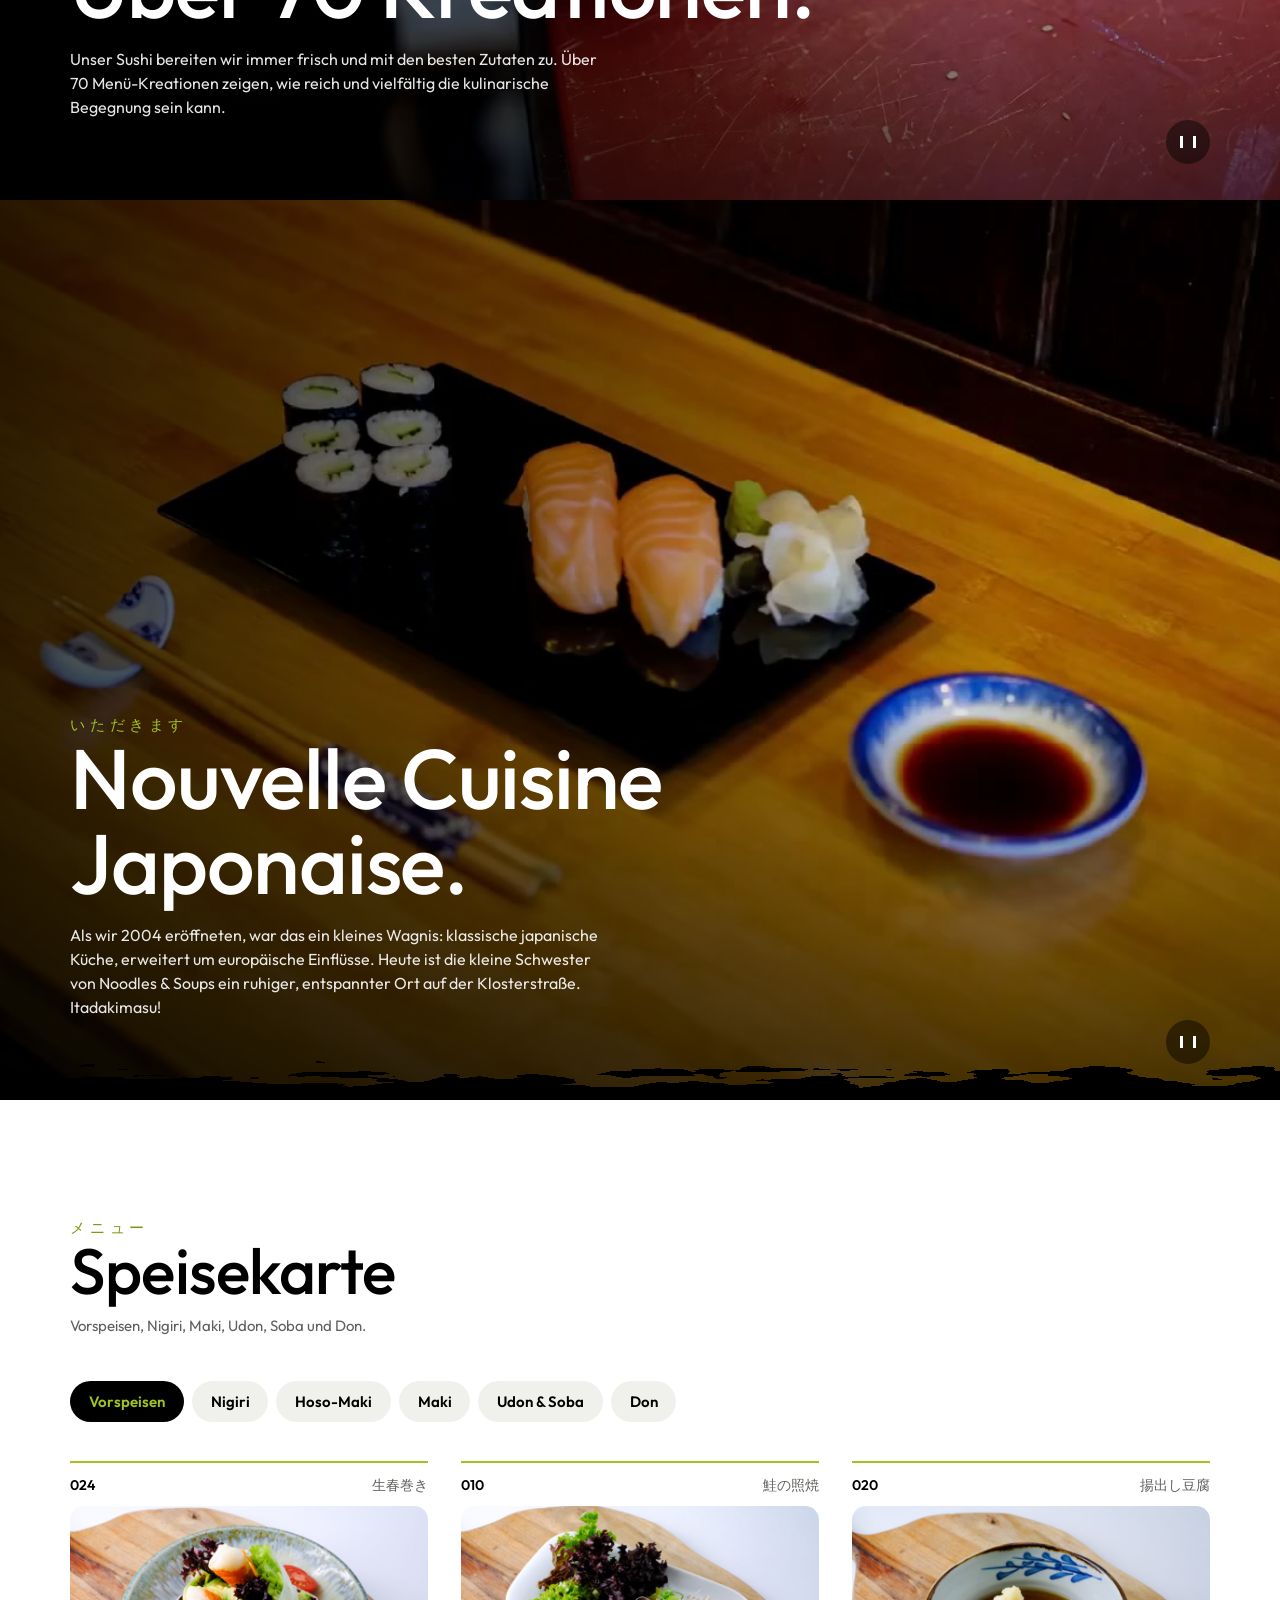
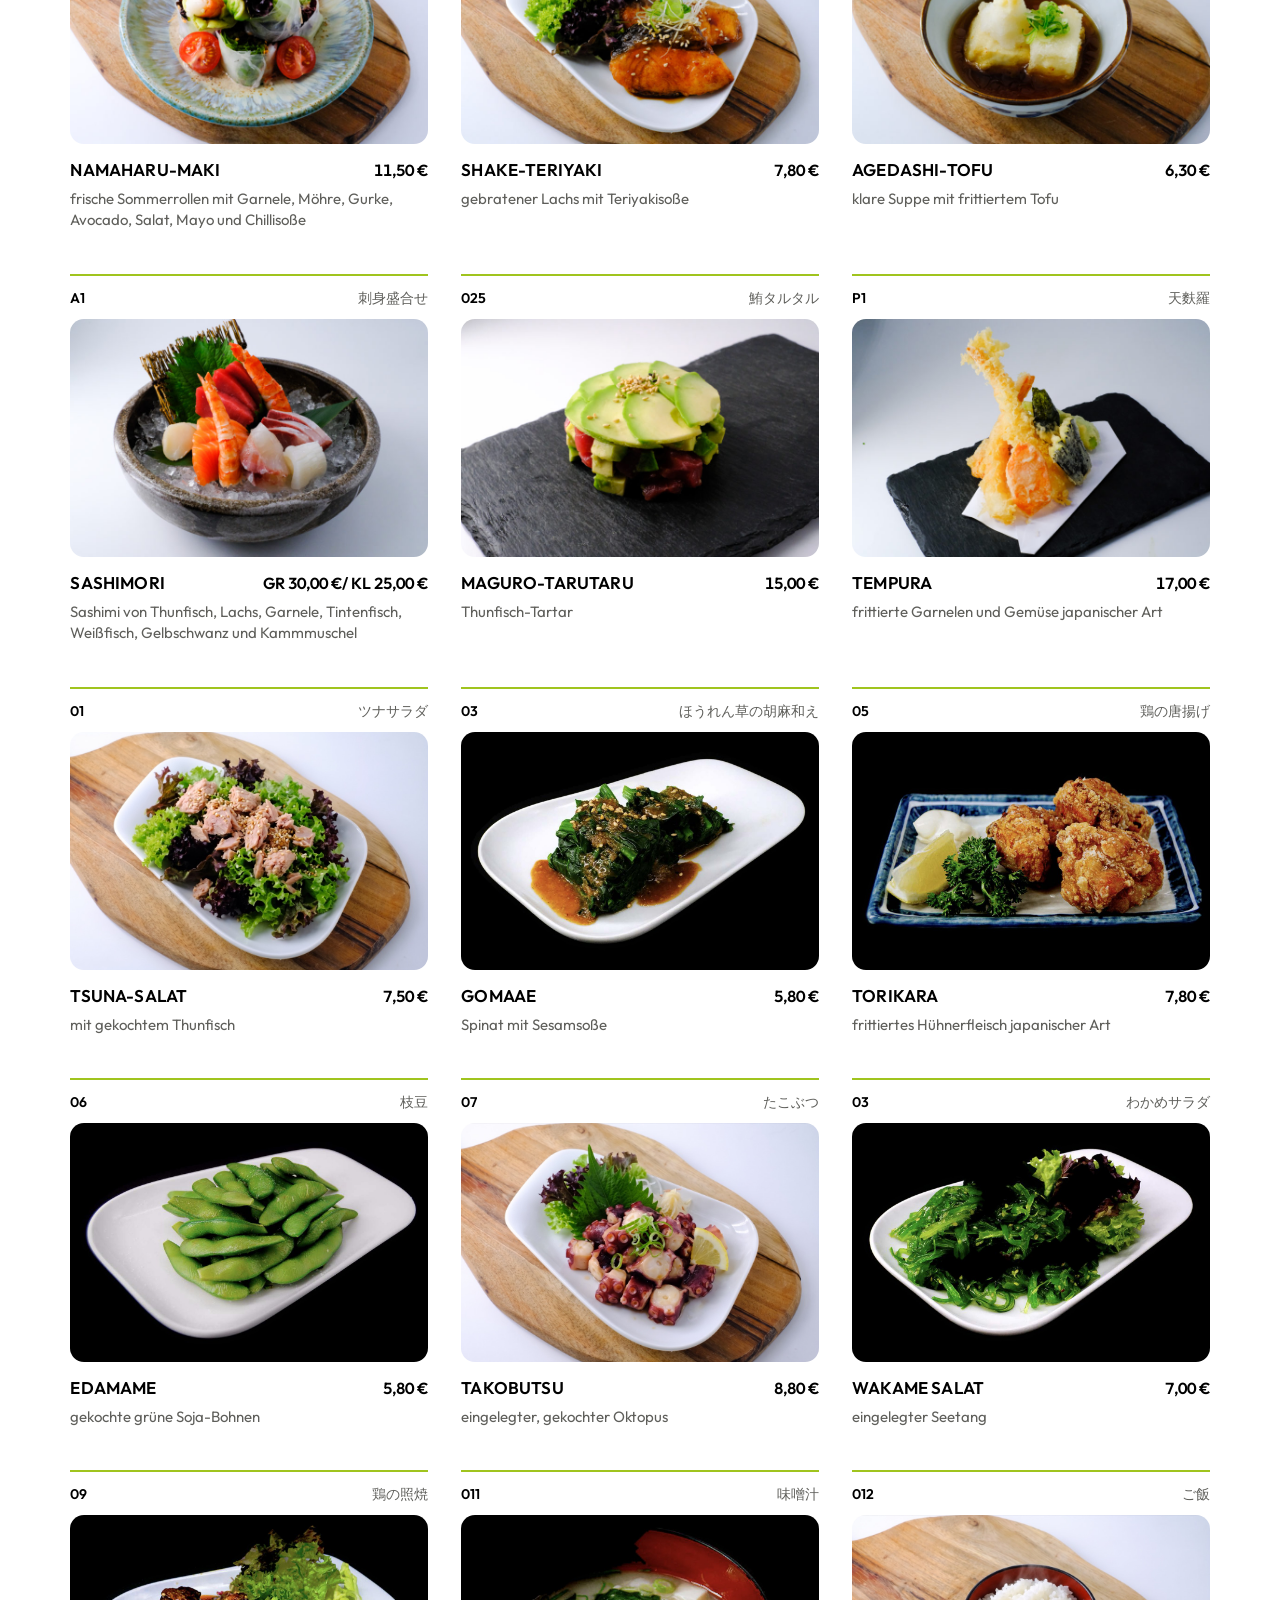
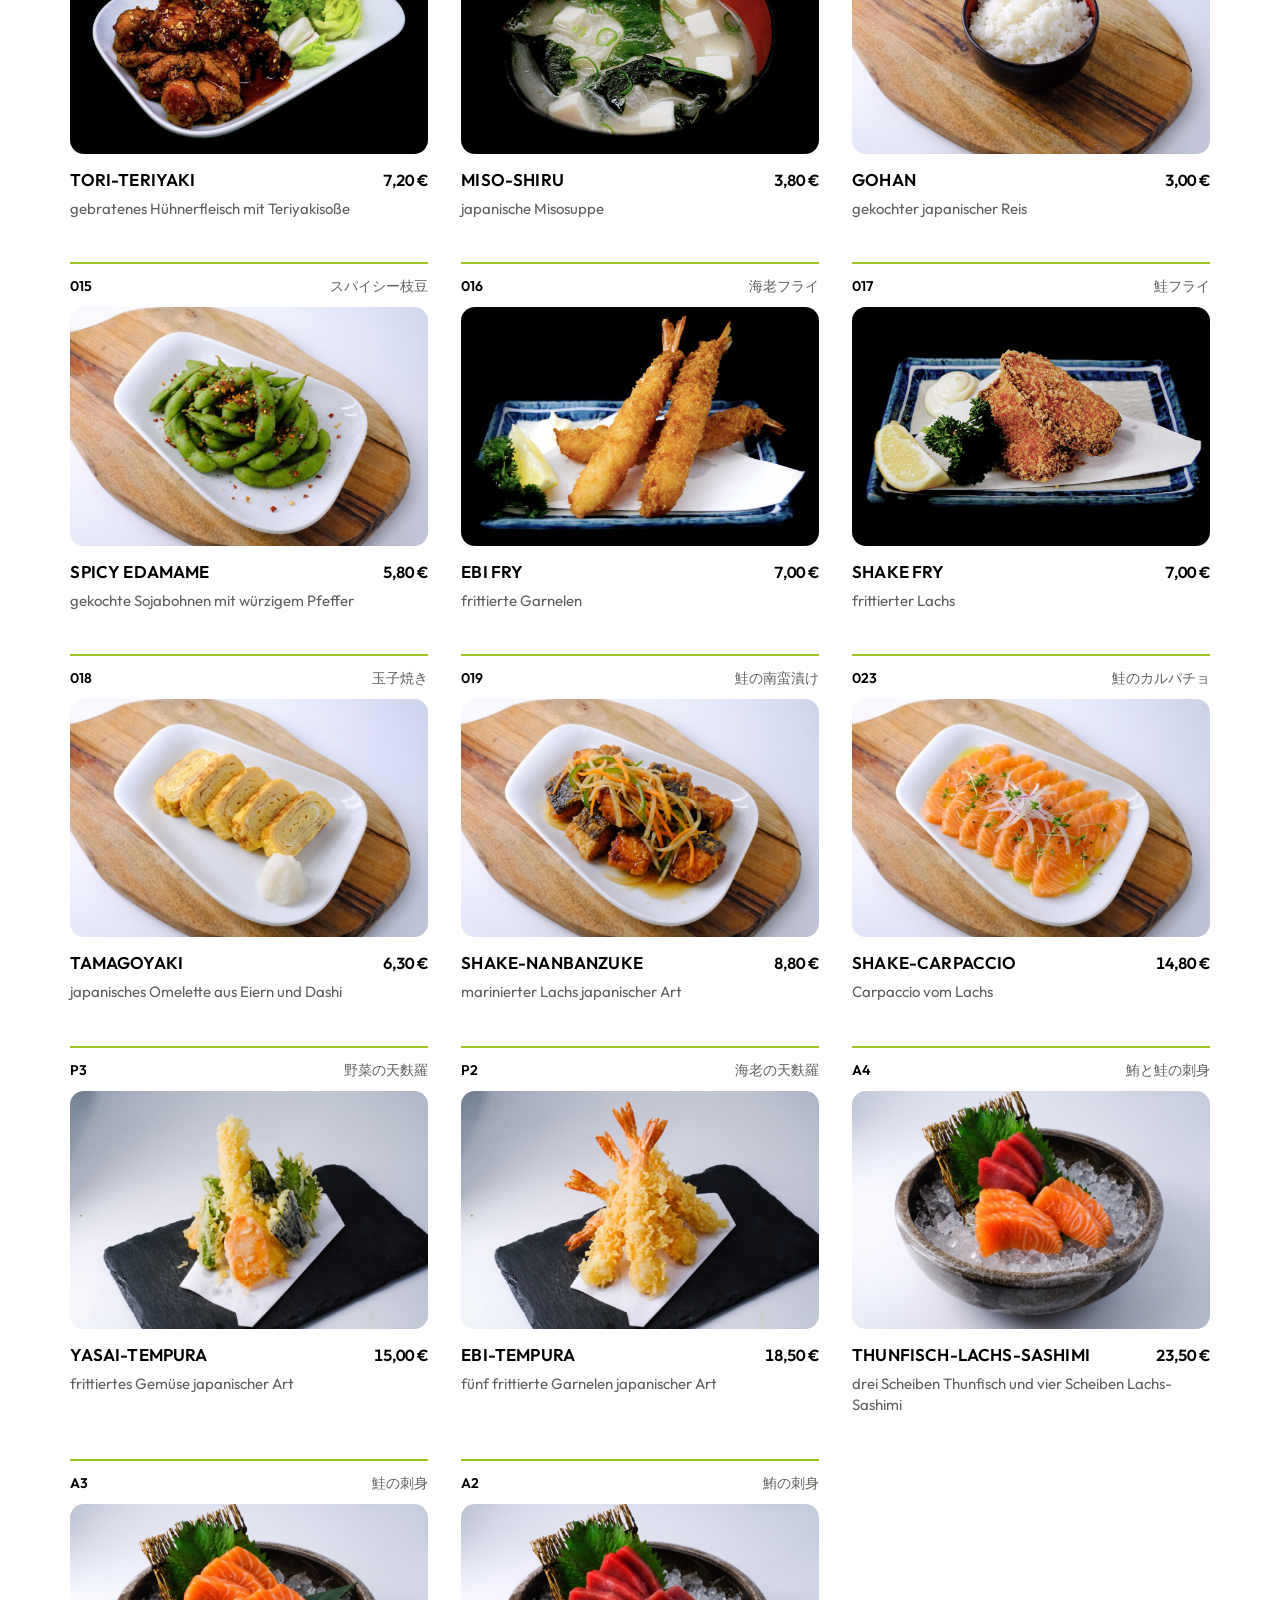
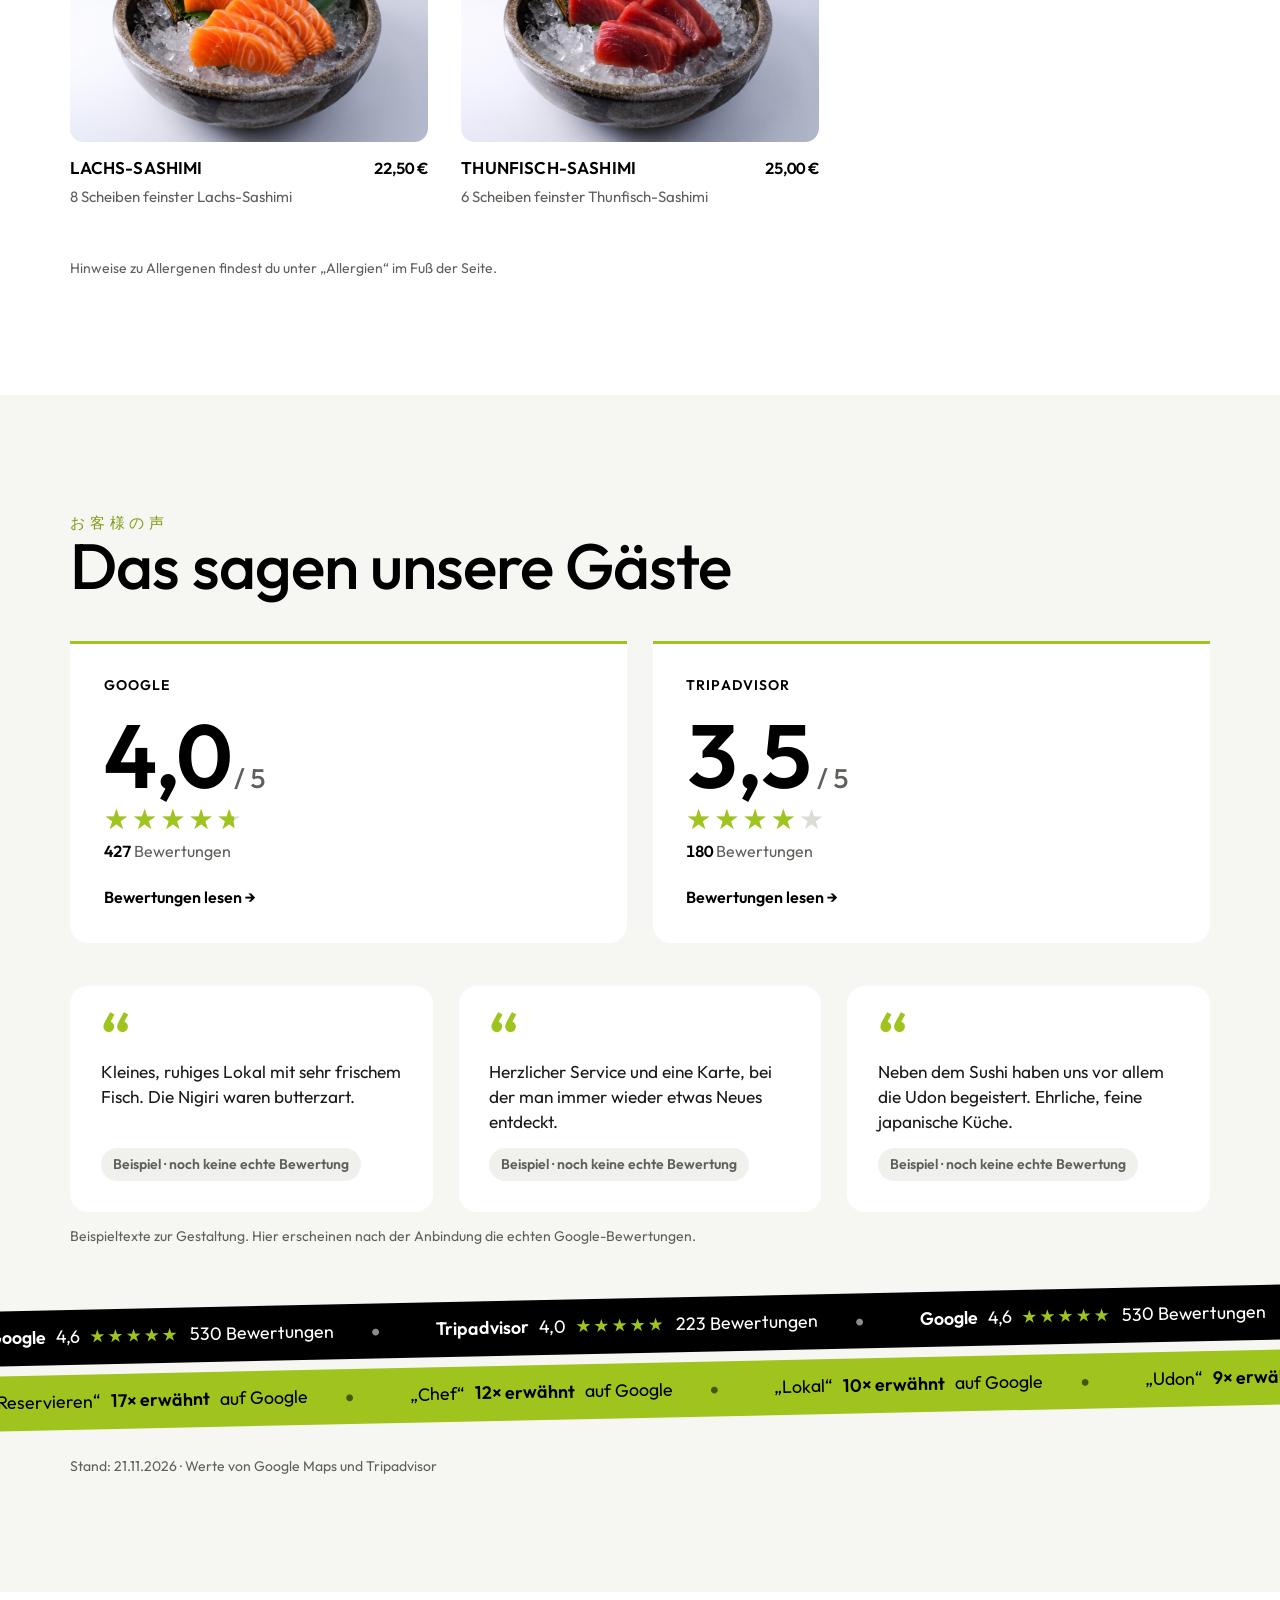
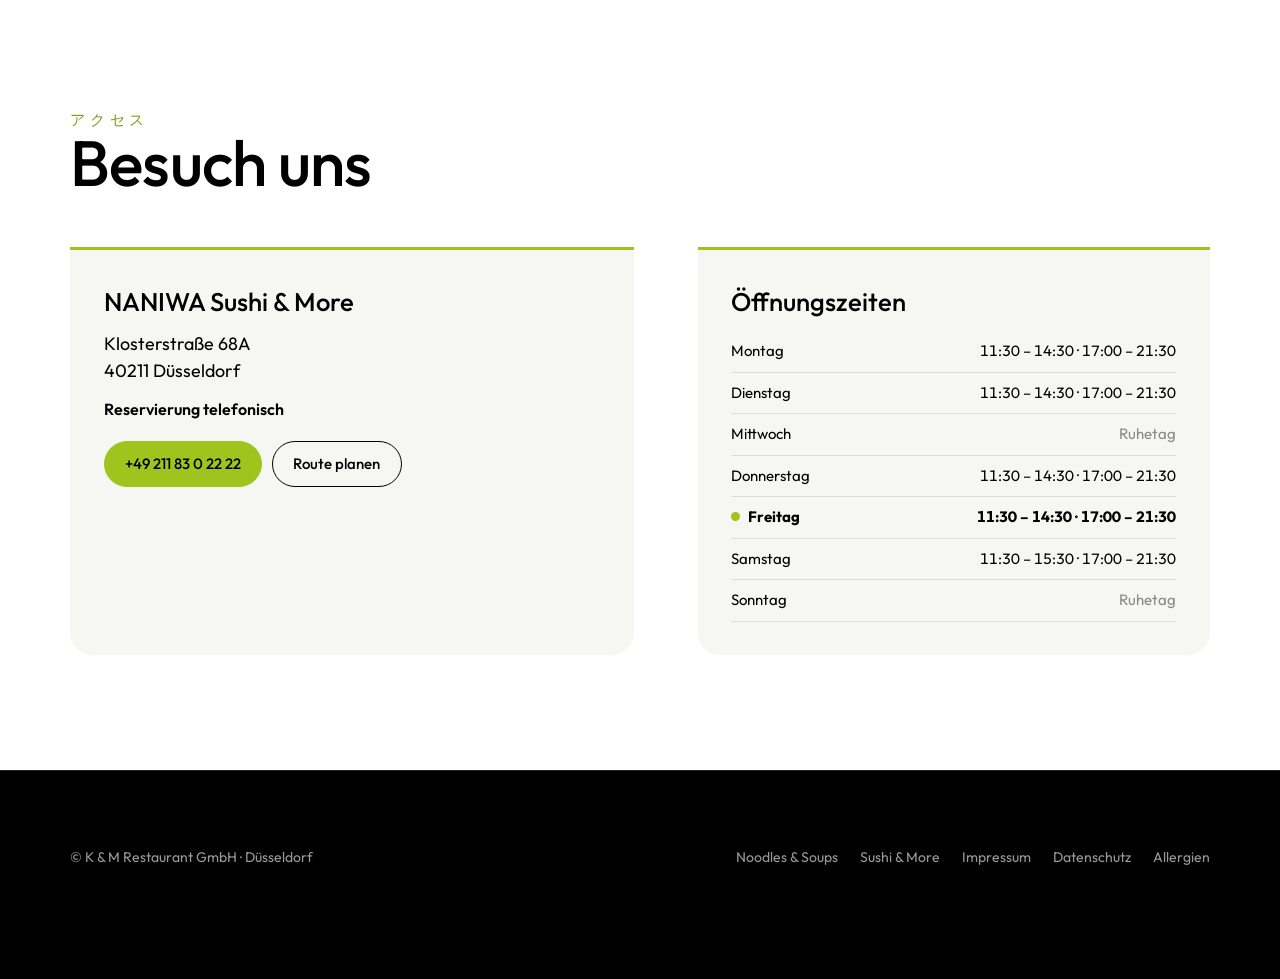
<file: sushi/index.html>
<!doctype html>
<html lang="de">
<head>
<meta charset="utf-8">
<meta name="viewport" content="width=device-width,initial-scale=1,viewport-fit=cover">
<title>NANIWA Sushi & More – Sushi in Düsseldorf</title>
<meta name="description" content="Sushi & More seit 2004. Klosterstraße 68A, Düsseldorf. Reservierung unter 0211 83 0 22 22.">
<meta name="robots" content="noindex">
<meta name="theme-color" content="#000000">
<link rel="icon" href="../assets/img/naniwa-logo.svg">
<link rel="preconnect" href="https://fonts.googleapis.com">
<link rel="preconnect" href="https://fonts.gstatic.com" crossorigin>
<link href="https://fonts.googleapis.com/css2?family=Outfit:wght@400;500;600&display=swap" rel="stylesheet">
<link rel="stylesheet" href="../assets/style.css">
</head>
<body class="">
<svg width="0" height="0" style="position:absolute" aria-hidden="true"><filter id="brush" x="-5%" y="-40%" width="110%" height="180%"><feTurbulence type="fractalNoise" baseFrequency="0.012 0.09" numOctaves="3" seed="7"/><feDisplacementMap in="SourceGraphic" scale="46"/></filter></svg>
<div class="draft">Design-Entwurf · nicht die offizielle Seite</div>
<header class="top">
  <a class="logo" href="../" aria-label="NANIWA Startseite"><img src="../assets/img/naniwa-logo.svg" alt="NANIWA" width="200" height="213"></a>
  <nav class="nav" aria-label="Hauptnavigation"><a href="#karte">Speisekarte</a><a href="#bewertungen">Bewertungen</a><a href="#besuch">Reservieren</a><a class="switch" href="../noodles/">Zu Noodles &amp; Soups</a></nav>
</header>
<main>
<section class="vsec ">
  <video data-bg muted loop playsinline preload="auto" autoplay poster="../assets/img/s-original.jpg" src="../assets/video/s-original.mp4"></video>
  <div class="txt rv"><span class="status" data-status="sushi"></span>
    <h1>NANIWA</h1>
    <p class="sub">Sushi &amp; More. Direkt gegenüber, seit 2004.</p>
    <div class="row"><a class="pill lime" href="tel:+4921183022222">Tisch reservieren</a><a class="pill" href="#karte">Speisekarte</a></div></div>
  <button class="pause" type="button" aria-pressed="false" aria-label="Video anhalten"></button>
</section>
<section class="vsec ">
  <video data-bg muted loop playsinline preload="none" poster="../assets/img/s-nigiri.jpg" src="../assets/video/s-nigiri.mp4"></video>
  <div class="txt rv"><span class="jp" lang="ja">寿司</span>
    <h2>Immer frisch.<br>Über 70 Kreationen.</h2>
    <p class="body">Unser Sushi bereiten wir immer frisch und mit den besten Zutaten zu. Über 70 Menü-Kreationen zeigen, wie reich und vielfältig die kulinarische Begegnung sein kann.</p></div>
  <button class="pause" type="button" aria-pressed="false" aria-label="Video anhalten"></button>
</section>
<section class="vsec brush-bottom">
  <video data-bg muted loop playsinline preload="none" poster="../assets/img/s-teller-v5b.jpg" src="../assets/video/s-teller-v5b.mp4"></video>
  <div class="txt rv"><span class="jp" lang="ja">いただきます</span>
    <h2>Nouvelle Cuisine Japonaise.</h2>
    <p class="body">Als wir 2004 eröffneten, war das ein kleines Wagnis: klassische japanische Küche, erweitert um europäische Einflüsse. Heute ist die kleine Schwester von Noodles &amp; Soups ein ruhiger, entspannter Ort auf der Klosterstraße. Itadakimasu!</p></div>
  <button class="pause" type="button" aria-pressed="false" aria-label="Video anhalten"></button>
</section>
<section class="menu" id="karte" data-menu="sushi">
  <div class="in">
    <span class="jp" lang="ja">メニュー</span>
    <h2>Speisekarte</h2>
    <p class="lead">Vorspeisen, Nigiri, Maki, Udon, Soba und Don.</p>
    <div class="cats" role="tablist" aria-label="Kategorien"></div>
    <div class="dishes"></div>
    <p class="note">Hinweise zu Allergenen findest du unter „Allergien“ im Fuß der Seite.</p>
  </div>
</section>
<section class="reviews" id="bewertungen">
  <div class="in">
    <span class="jp" lang="ja">お客様の声</span>
    <h2>Das sagen unsere Gäste</h2>
    <div class="rgrid">
      <a class="rcard rv" href="https://www.google.com/maps/search/?api=1&query=Naniwa+Sushi+%26+More+Klosterstra%C3%9Fe+68A+D%C3%BCsseldorf" target="_blank" rel="noopener">
        <span class="plat">Google</span>
        <span class="score"><b data-to="4.6" data-dec="1">4,6</b><small> / 5</small></span>
        <span class="stars" style="--r:4.6" role="img" aria-label="4,6 von 5"></span>
        <span class="cnt"><b data-to="530">530</b> Bewertungen</span>
        <span class="go">Bewertungen lesen →</span>
      </a>
      <a class="rcard rv" href="https://www.tripadvisor.de/Restaurant_Review-g187373-d1976176-Reviews-Naniwa_Sushi_More-Dusseldorf_North_Rhine_Westphalia.html" target="_blank" rel="noopener">
        <span class="plat">Tripadvisor</span>
        <span class="score"><b data-to="4.0" data-dec="1">4,0</b><small> / 5</small></span>
        <span class="stars" style="--r:4.0" role="img" aria-label="4,0 von 5"></span>
        <span class="cnt"><b data-to="223">223</b> Bewertungen</span>
        <span class="go">Bewertungen lesen →</span>
      </a>
    </div>
  </div>
  <div class="in">
    <div class="voices" data-voices='["Kleines, ruhiges Lokal mit sehr frischem Fisch. Die Nigiri waren butterzart.", "Herzlicher Service und eine Karte, bei der man immer wieder etwas Neues entdeckt.", "Neben dem Sushi haben uns vor allem die Udon begeistert. Ehrliche, feine japanische Küche.", "Liebevoll angerichtet, entspannte Stimmung, faire Preise. Ideal für einen Abend zu zweit.", "Riesige Maki-Auswahl, alles frisch gerollt. Am Wochenende lieber vorher anrufen.", "Wir kommen immer wieder: gleichbleibend gute Qualität und ein Team, das sich Zeit nimmt."]'></div>
    <p class="vnote">Beispieltexte zur Gestaltung. Hier erscheinen nach der Anbindung die echten Google-Bewertungen.</p>
  </div>
  <div class="ticker" aria-hidden="true">
    <div class="band"><div class="track"><span class="chip"><b>Google</b> 4,6 <i class="st">★★★★★</i> 530 Bewertungen</span><span class="chip"><b>Tripadvisor</b> 4,0 <i class="st">★★★★★</i> 223 Bewertungen</span><span class="chip"><b>Google</b> 4,6 <i class="st">★★★★★</i> 530 Bewertungen</span><span class="chip"><b>Tripadvisor</b> 4,0 <i class="st">★★★★★</i> 223 Bewertungen</span><span class="chip"><b>Google</b> 4,6 <i class="st">★★★★★</i> 530 Bewertungen</span><span class="chip"><b>Tripadvisor</b> 4,0 <i class="st">★★★★★</i> 223 Bewertungen</span><span class="chip"><b>Google</b> 4,6 <i class="st">★★★★★</i> 530 Bewertungen</span><span class="chip"><b>Tripadvisor</b> 4,0 <i class="st">★★★★★</i> 223 Bewertungen</span><span class="chip"><b>Google</b> 4,6 <i class="st">★★★★★</i> 530 Bewertungen</span><span class="chip"><b>Tripadvisor</b> 4,0 <i class="st">★★★★★</i> 223 Bewertungen</span><span class="chip"><b>Google</b> 4,6 <i class="st">★★★★★</i> 530 Bewertungen</span><span class="chip"><b>Tripadvisor</b> 4,0 <i class="st">★★★★★</i> 223 Bewertungen</span><span class="chip"><b>Google</b> 4,6 <i class="st">★★★★★</i> 530 Bewertungen</span><span class="chip"><b>Tripadvisor</b> 4,0 <i class="st">★★★★★</i> 223 Bewertungen</span><span class="chip"><b>Google</b> 4,6 <i class="st">★★★★★</i> 530 Bewertungen</span><span class="chip"><b>Tripadvisor</b> 4,0 <i class="st">★★★★★</i> 223 Bewertungen</span></div></div>
    <div class="band rev"><div class="track"><span class="chip">„Reservieren“ <b>17× erwähnt</b> auf Google</span><span class="chip">„Chef“ <b>12× erwähnt</b> auf Google</span><span class="chip">„Lokal“ <b>10× erwähnt</b> auf Google</span><span class="chip">„Udon“ <b>9× erwähnt</b> auf Google</span><span class="chip">„Reservieren“ <b>17× erwähnt</b> auf Google</span><span class="chip">„Chef“ <b>12× erwähnt</b> auf Google</span><span class="chip">„Lokal“ <b>10× erwähnt</b> auf Google</span><span class="chip">„Udon“ <b>9× erwähnt</b> auf Google</span><span class="chip">„Reservieren“ <b>17× erwähnt</b> auf Google</span><span class="chip">„Chef“ <b>12× erwähnt</b> auf Google</span><span class="chip">„Lokal“ <b>10× erwähnt</b> auf Google</span><span class="chip">„Udon“ <b>9× erwähnt</b> auf Google</span><span class="chip">„Reservieren“ <b>17× erwähnt</b> auf Google</span><span class="chip">„Chef“ <b>12× erwähnt</b> auf Google</span><span class="chip">„Lokal“ <b>10× erwähnt</b> auf Google</span><span class="chip">„Udon“ <b>9× erwähnt</b> auf Google</span></div></div>
  </div>
  <div class="in"><p class="stand">Stand: 21.11.2026 · Werte von Google Maps und Tripadvisor</p></div>
</section>
<section class="visit" id="besuch">
  <div class="in">
    <span class="jp" lang="ja">アクセス</span>
    <h2>Besuch uns</h2>
    <div class="grid">
      <div class="card rv">
        <h3>NANIWA Sushi &amp; More</h3>
        <address>Klosterstraße 68A<br>40211 Düsseldorf</address>
        <p class="hint">Reservierung telefonisch</p>
        <div class="row">
          <a class="pill lime" href="tel:+4921183022222">+49 211 83 0 22 22</a>
          <a class="pill" href="https://www.google.com/maps/dir/?api=1&destination=Naniwa+Sushi+%26+More+Klosterstra%C3%9Fe+68A+40211+D%C3%BCsseldorf" target="_blank" rel="noopener">Route planen</a>
        </div>
      </div>
      <div class="card rv">
        <h3>Öffnungszeiten</h3>
        <table class="hours" data-shop="sushi"></table>
      </div>
    </div>
  </div>
</section>
<div class="bar"><a href="tel:+4921183022222">Anrufen</a><a href="https://www.google.com/maps/dir/?api=1&destination=Naniwa+Sushi+%26+More+Klosterstra%C3%9Fe+68A+40211+D%C3%BCsseldorf" target="_blank" rel="noopener">Route</a></div>
</main>
<footer>
  <span>© K &amp; M Restaurant GmbH · Düsseldorf</span>
  <nav aria-label="Fußnavigation">
    <a href="../noodles/">Noodles &amp; Soups</a><a href="../sushi/">Sushi &amp; More</a>
    <a href="https://naniwa.de/impressum">Impressum</a><a href="https://naniwa.de/datenschutzerklaerung">Datenschutz</a>
    <a href="https://sushi.naniwa.de/allergien">Allergien</a>
  </nav>
</footer>
<script src="../assets/menu-data.js"></script>
<script src="../assets/app.js"></script>
</body>
</html>
</file>
<file: assets/style.css>
:root{
  --black:#000; --ink:#0b0b0b; --white:#fff; --lime:#a0c41e; --cream:#f7e8df; --grey:#9a9a96;
  --pad:clamp(20px,5.5vw,84px);
  --display:"Outfit",system-ui,sans-serif;
}
*{box-sizing:border-box;margin:0;padding:0}
html{scroll-behavior:smooth;-webkit-text-size-adjust:100%}
section[id]{scroll-margin-top:24px}
body{background:var(--black);color:var(--white);font-family:var(--display);font-weight:400;line-height:1.5;overflow-x:hidden}
a{color:inherit;text-decoration:none}
img,video{display:block;max-width:100%}
button{font:inherit;color:inherit;background:none;border:0;cursor:pointer}
:focus-visible{outline:2px solid var(--lime);outline-offset:3px}

/* Entwurf-Hinweis */
.draft{position:fixed;z-index:60;top:0;left:50%;transform:translateX(-50%);background:var(--white);color:#000;font-size:14px;letter-spacing:.04em;text-transform:uppercase;padding:4px 12px;border-radius:0 0 8px 8px;white-space:nowrap}

/* Kopf */
.top{position:fixed;z-index:50;inset:0 0 auto 0;display:flex;align-items:flex-start;justify-content:space-between;padding:clamp(16px,2.6vw,36px) var(--pad);pointer-events:none}
.top>*{pointer-events:auto}
.logo img{width:clamp(54px,6vw,84px);height:auto}
.nav{display:flex;gap:clamp(14px,2.2vw,34px);align-items:center;font-size:clamp(14px,1.1vw,17px);padding-top:2px;text-shadow:0 1px 12px rgba(0,0,0,.7)}
.nav a{display:inline-flex;align-items:center;min-height:44px;padding:0;border-bottom:2px solid transparent;transition:border-color .2s}
.nav a:hover,.nav a[aria-current]{border-color:var(--lime)}
.nav .switch{border:1.5px solid rgba(255,255,255,.75);border-radius:999px;padding:0 18px;backdrop-filter:blur(6px);background:rgba(0,0,0,.25)}
.nav .switch:hover{background:var(--white);color:#000;border-color:var(--white)}
.nav a,.nav .switch{transition:color .25s,border-color .25s,background .25s}
.hell .nav{color:#000;text-shadow:none}
.hell .nav .switch{border-color:#000;background:rgba(255,255,255,.85)}
.hell .nav .switch:hover{background:#000;color:#fff;border-color:#000}

/* Pillen */
.pill{display:inline-flex;align-items:center;gap:8px;border-radius:999px;padding:.72em 1.35em;font-size:clamp(15px,1.15vw,18px);font-weight:500;border:1.5px solid rgba(255,255,255,.85);background:rgba(0,0,0,.28);backdrop-filter:blur(6px);transition:background .2s,color .2s,border-color .2s,transform .2s}
.pill:hover{background:var(--white);color:#000;border-color:var(--white)}
.pill.lime{background:var(--lime);border-color:var(--lime);color:#000}
.pill.lime:hover{background:var(--white);border-color:var(--white)}
.status{display:inline-flex;align-items:center;gap:8px;border-radius:999px;padding:.42em 1em;font-size:clamp(14px,1vw,15px);font-weight:500;background:var(--lime);color:#000}
.status.zu{background:rgba(255,255,255,.16);color:var(--white);backdrop-filter:blur(6px)}
.status::before{content:"";width:8px;height:8px;border-radius:50%;background:currentColor}

/* Video-Sektion */
.vsec{position:relative;min-height:100svh;display:flex;align-items:flex-end;padding:clamp(110px,14vh,170px) var(--pad) clamp(56px,9vh,104px);overflow:hidden;isolation:isolate}
.vsec video,.vsec .still{position:absolute;inset:0;width:100%;height:100%;object-fit:cover;z-index:-2}
.vsec .kb{animation:kb 24s ease-in-out infinite alternate;transform-origin:50% 60%}
@keyframes kb{from{transform:scale(1)}to{transform:scale(1.08)}}
@media (prefers-reduced-motion:reduce){.vsec .kb{animation:none}}
.vsec::before{content:"";position:absolute;inset:0;z-index:-1;background:linear-gradient(90deg,rgba(0,0,0,.72) 0%,rgba(0,0,0,.38) 46%,rgba(0,0,0,.05) 78%),linear-gradient(0deg,rgba(0,0,0,.6) 0%,rgba(0,0,0,0) 46%)}
.vsec .txt{max-width:min(900px,92%)}
.vsec h1{font-size:clamp(64px,13.2vw,220px);font-weight:600;line-height:.88;letter-spacing:-.02em;margin:.14em 0 .12em}
.vsec h2{font-size:clamp(40px,6.6vw,112px);font-weight:500;line-height:1;letter-spacing:-.015em}
.vsec p.sub{font-size:clamp(18px,2vw,30px);line-height:1.22;max-width:22em;margin-top:.5em}
.vsec p.body{font-size:clamp(16px,1.25vw,20px);max-width:34em;margin-top:1.1em;color:rgba(255,255,255,.9)}
.vsec .row{display:flex;flex-wrap:wrap;gap:12px;margin-top:clamp(18px,2.6vh,30px)}
.jp{font-size:clamp(14px,1.2vw,19px);letter-spacing:.3em;color:var(--lime);font-weight:500}
.pause{position:absolute;right:var(--pad);bottom:clamp(22px,4vh,40px);width:44px;height:44px;border-radius:50%;background:rgba(0,0,0,.45);backdrop-filter:blur(6px);display:grid;place-items:center}
.pause::before{content:"";width:10px;height:12px;border-left:3px solid #fff;border-right:3px solid #fff}
.pause[aria-pressed=true]::before{width:0;height:0;border:7px solid transparent;border-left:11px solid #fff;border-right:0;margin-left:3px}
.brush-top::after,.brush-bottom::after{content:"";position:absolute;left:-2%;right:-2%;height:clamp(26px,5vw,70px);background:var(--black);z-index:0;filter:url(#brush)}
.brush-bottom::after{bottom:clamp(-44px,-3.2vw,-18px)}
.brush-top::after{top:clamp(-44px,-3.2vw,-18px)}

/* Startseite: Auswahl */
.choose{position:relative;min-height:100svh;display:grid;grid-template-columns:1fr 1fr;isolation:isolate}
.choose .side{position:relative;display:flex;flex-direction:column;justify-content:flex-end;padding:clamp(120px,16vh,180px) clamp(20px,4vw,64px) clamp(40px,8vh,90px);overflow:hidden;min-height:100svh;transition:flex .5s}
.choose .side video{position:absolute;inset:0;width:100%;height:100%;object-fit:cover;z-index:-2;transform:scale(1.02);transition:transform 1.2s cubic-bezier(.2,.7,.2,1),filter .5s}
.choose .side::before{content:"";position:absolute;inset:0;z-index:-1;background:linear-gradient(0deg,rgba(0,0,0,.82) 0%,rgba(0,0,0,.2) 55%,rgba(0,0,0,.45) 100%);transition:background .4s}
.choose .side:hover video,.choose .side:focus-visible video{transform:scale(1.08)}
.choose:hover .side:not(:hover) video{filter:brightness(.55) saturate(.7)}
.choose .side h2{font-size:clamp(38px,5.4vw,96px);font-weight:600;line-height:.95;letter-spacing:-.015em;margin:.25em 0 .2em}
.choose .side p{font-size:clamp(15px,1.25vw,20px);max-width:24em;color:rgba(255,255,255,.9)}
.choose .side .row{display:flex;flex-wrap:wrap;gap:10px;align-items:center;margin-top:20px}
.choose .side+.side{border-left:1px solid rgba(255,255,255,.14)}
.brandline{position:absolute;z-index:5;top:clamp(92px,13vh,150px);left:0;right:0;text-align:center;pointer-events:none;padding:0 16px}
.brandline h1{font-size:clamp(46px,9.5vw,168px);font-weight:600;letter-spacing:-.02em;line-height:.9;text-shadow:0 2px 40px rgba(0,0,0,.55)}
.brandline p{font-size:clamp(15px,1.5vw,24px);margin-top:.5em;text-shadow:0 1px 16px rgba(0,0,0,.8)}

/* Helle Inhaltsbereiche in der NANIWA-CI: Weiß, Schwarz, Limette */
.menu,.visit,.faq,.reviews{position:relative;background:var(--white);color:#000;padding:clamp(70px,9vw,140px) var(--pad)}
.menu .jp,.visit .jp,.faq .jp,.reviews .jp{color:#7d9a12}
.menu h2,.visit h2,.faq h2,.reviews h2{font-size:clamp(36px,5vw,84px);font-weight:500;letter-spacing:-.015em;line-height:1}
.lead{color:#5f5f5b;margin-top:12px;font-size:clamp(15px,1.15vw,18px);max-width:40em}

/* Speisekarte: große Fotokarten wie auf naniwa.de */
.menu .in{max-width:1280px;margin:0 auto}
.cats{display:flex;flex-wrap:wrap;gap:8px;margin:clamp(26px,3.4vw,44px) 0 clamp(26px,3vw,40px)}
.cats button{border-radius:999px;padding:.62em 1.25em;font-size:15px;font-weight:600;background:#f0f0ec;color:#000;transition:background .2s,color .2s}
.cats button:hover{background:#e2e2dc}
.cats button[aria-selected=true]{background:#000;color:var(--lime)}
.dishes{display:grid;grid-template-columns:repeat(auto-fill,minmax(min(100%,320px),1fr));gap:clamp(30px,3.4vw,52px) clamp(20px,2.6vw,40px)}
.dish{border-top:2px solid var(--lime);padding-top:12px;display:flex;flex-direction:column}
.dish .tp{display:flex;justify-content:space-between;gap:12px;font-size:14px;font-weight:600;margin-bottom:10px}
.dish .tp small{font-size:14px}
.dish .tp span{font-weight:400;color:#5f5f5b}
.dish .ph{width:100%;height:auto;aspect-ratio:3/2;object-fit:cover;border-radius:14px;background:#000;cursor:zoom-in;transition:transform .35s cubic-bezier(.2,.7,.2,1),box-shadow .35s}
.dish .ph:hover{transform:translateY(-3px);box-shadow:0 14px 34px rgba(0,0,0,.18)}
.dish .rw{display:flex;justify-content:space-between;align-items:baseline;gap:14px;margin-top:14px}
.dish .nm{font-size:clamp(17px,1.25vw,20px);font-weight:600;line-height:1.2;letter-spacing:.01em}
.dish .pr{white-space:nowrap;font-weight:600;font-variant-numeric:tabular-nums;font-size:clamp(16px,1.2vw,19px)}
.dish .ds{color:#5f5f5b;font-size:15px;line-height:1.4;margin-top:6px}
.dish .nm .zs{font-size:14px;font-weight:600;color:#6b6b66;margin-left:3px;vertical-align:.5em;line-height:0}
.dish .sy{display:flex;flex-wrap:wrap;align-items:center;gap:5px;margin-top:10px}
.dish .sy img,.leg img{width:20px;height:20px;border-radius:50%;flex:none}
.sw{display:inline-flex;align-items:center;gap:2px;margin-left:4px}
.sw i{display:block;width:33px;height:18px;background:#111;-webkit-mask:url(img/allergene/schwein.svg) center/contain no-repeat;mask:url(img/allergene/schwein.svg) center/contain no-repeat}
.sw b{font-size:14px;font-weight:700;color:#c8102e;line-height:1}
.veg{display:inline-block;font-size:14px;font-weight:600;line-height:1.25;background:var(--lime);color:#000;border-radius:5px;padding:2px 9px;margin-left:4px}
.leg{margin-top:clamp(30px,4vw,56px);border-top:2px solid var(--lime);padding-top:6px}
.leg summary{cursor:pointer;font-weight:600;font-size:16px;min-height:44px;display:flex;align-items:center;gap:10px;list-style:none}
.leg summary::-webkit-details-marker{display:none}
.leg summary::after{content:"+";font-size:22px;font-weight:400;color:#7d9a12}
.leg[open] summary::after{content:"–"}
.leg .lg{display:grid;grid-template-columns:repeat(auto-fill,minmax(min(100%,210px),1fr));gap:10px 26px;margin-top:10px;font-size:14px;color:#3a3a37}
.leg .lg>span{display:flex;align-items:center;gap:9px}
.leg .lg .veg,.leg .lg .sw{margin-left:0}
.leg .zl{margin-top:18px}
.leg .zl b{display:inline-grid;place-items:center;width:22px;height:22px;border-radius:50%;background:#000;color:var(--lime);font-size:14px;flex:none}
.leg p{font-size:14px;color:#6b6b66;margin-top:16px}
.menu .note{color:#5f5f5b;font-size:14px;margin-top:clamp(30px,4vw,56px)}
.zoom{position:fixed;inset:0;z-index:90;background:rgba(0,0,0,.92);display:none;place-items:center;padding:24px;cursor:zoom-out}
.zoom.on{display:grid}
.zoom img{max-width:min(94vw,1200px);max-height:80vh;border-radius:18px}
.zoom p{position:absolute;bottom:28px;left:0;right:0;text-align:center;font-size:18px;font-weight:500;color:#fff}

/* Bewertungen: bewegt (Hochzählen, Sterne füllen sich, Laufbänder) */
.reviews{background:#f6f6f2;overflow:hidden}
.reviews .in{max-width:1280px;margin:0 auto}
.rgrid{display:grid;grid-template-columns:repeat(auto-fit,minmax(min(100%,300px),1fr));gap:clamp(16px,2vw,28px);margin-top:clamp(28px,3.4vw,48px)}
.rcard{position:relative;display:flex;flex-direction:column;gap:6px;background:#fff;border-radius:0 0 18px 18px;padding:clamp(24px,2.6vw,38px);transition:transform .25s,box-shadow .25s}
.rcard::before{content:"";position:absolute;left:0;right:0;top:0;height:3px;background:var(--lime);transform:scaleX(0);transform-origin:left;transition:transform 1.1s cubic-bezier(.2,.7,.2,1) .15s}
.rcard.vis::before{transform:scaleX(1)}
.rcard:hover{transform:translateY(-3px);box-shadow:0 14px 34px rgba(0,0,0,.1)}
.rcard .plat{font-size:14px;font-weight:600;letter-spacing:.08em;text-transform:uppercase}
.rcard .score{font-size:clamp(64px,7vw,110px);font-weight:600;line-height:1;letter-spacing:-.02em;margin-top:8px;font-variant-numeric:tabular-nums}
.rcard .score b{font-weight:600}
.rcard .score small{font-size:.3em;font-weight:500;color:#5f5f5b;letter-spacing:0}
.stars{--r:5;position:relative;display:inline-block;font-size:clamp(24px,2.2vw,32px);letter-spacing:3px;line-height:1;color:#dcdcd5;align-self:flex-start}
.stars::before{content:"★★★★★"}
.stars::after{content:"★★★★★";position:absolute;left:0;top:0;width:calc(var(--r)/5*100%);overflow:hidden;color:var(--lime);white-space:nowrap}
.rcard.rv .stars::after{width:0;transition:width 1.6s cubic-bezier(.2,.7,.2,1) .25s}
.rcard.rv.vis .stars::after{width:calc(var(--r)/5*100%)}
.rcard .cnt{color:#5f5f5b;font-size:16px}
.rcard .cnt b{color:#000;font-weight:600;font-variant-numeric:tabular-nums}
.rcard .rank{font-size:16px;font-weight:500}
.rcard .go{margin-top:auto;padding-top:16px;font-weight:600}
.voices{display:grid;grid-template-columns:repeat(var(--n,3),1fr);gap:clamp(16px,2vw,28px);margin-top:clamp(28px,3.4vw,48px)}
.vslot{display:grid}
.vslot{background:#fff;border-radius:18px}
.voice{grid-area:1/1;padding:clamp(24px,2.4vw,34px);display:flex;flex-direction:column;gap:14px;opacity:0;transition:opacity .8s ease;pointer-events:none}
.voice.on{opacity:1;pointer-events:auto}
.voice::before{content:"“";font-size:64px;line-height:.6;height:28px;color:var(--lime);font-weight:600}
.voice p{font-size:clamp(17px,1.35vw,20px);line-height:1.45;color:#1a1a1a}
.voice .tag{margin-top:auto;display:inline-flex;align-self:flex-start;font-size:14px;font-weight:600;color:#5f5f5b;background:#f0f0ec;border-radius:999px;padding:6px 12px}
.vnote{color:#5f5f5b;font-size:14px;margin-top:14px}
@media (prefers-reduced-motion:reduce){.voice{transition:none}}
.ticker{margin-top:clamp(34px,4vw,60px);display:grid;gap:10px;transform:rotate(-1.2deg);margin-left:calc(-1*var(--pad) - 40px);margin-right:calc(-1*var(--pad) - 40px)}
.band{overflow:hidden;background:#000;color:#fff;padding:14px 0}
.band.rev{background:var(--lime);color:#000}
.track{display:flex;width:max-content;animation:lauf 46s linear infinite}
.band.rev .track{animation-direction:reverse;animation-duration:38s}
.ticker:hover .track{animation-play-state:paused}
.chip{display:inline-flex;align-items:center;gap:10px;padding:0 28px;font-size:clamp(16px,1.4vw,21px);white-space:nowrap}
.chip::after{content:"●";margin-left:28px;font-size:.5em;opacity:.55}
.chip b{font-weight:600}
.chip .st{font-style:normal;color:var(--lime);letter-spacing:2px}
@keyframes lauf{to{transform:translateX(-50%)}}
.reviews .stand{color:#5f5f5b;font-size:14px;margin-top:clamp(24px,3vw,40px)}
@media (prefers-reduced-motion:reduce){.track{animation:none;flex-wrap:wrap;width:auto}.rcard.rv .stars::after{width:calc(var(--r)/5*100%);transition:none}}

/* Besuch */
.visit .grid{display:grid;grid-template-columns:1.1fr 1fr;gap:clamp(28px,5vw,80px);max-width:1280px;margin:clamp(26px,4vw,56px) auto 0}
.visit .in{max-width:1280px;margin:0 auto}
.card{border-top:3px solid var(--lime);border-radius:0 0 22px 22px;padding:clamp(22px,2.6vw,38px);background:#f6f6f2}
.card h3{font-size:clamp(22px,2vw,30px);font-weight:500;margin-bottom:10px}
.card address{font-style:normal;font-size:clamp(17px,1.4vw,21px)}
.card .row{display:flex;flex-wrap:wrap;gap:10px;margin-top:20px}
.card .hint{margin-top:12px;font-weight:600}
.visit .pill{border-color:#000;background:transparent;color:#000;backdrop-filter:none}
.visit .pill:hover{background:#000;color:#fff;border-color:#000}
.visit .pill.lime{background:var(--lime);border-color:var(--lime);color:#000}
.visit .pill.lime:hover{background:#000;color:var(--lime);border-color:#000}
table.hours{width:100%;border-collapse:collapse;font-size:clamp(15px,1.15vw,18px);font-variant-numeric:tabular-nums}
table.hours td{padding:9px 0;border-bottom:1px solid rgba(0,0,0,.1)}
table.hours td:last-child{text-align:right;padding-left:14px}
table.hours tr.heute td{font-weight:700}
table.hours tr.heute td:first-child::before{content:"";display:inline-block;width:9px;height:9px;border-radius:50%;background:var(--lime);margin-right:8px;vertical-align:1px}
table.hours tr.ruhe td:last-child{color:#8a8a85}

/* FAQ */
.faq .in{max-width:900px;margin:0 auto}
.faq details{border-bottom:2px solid var(--lime);padding:6px 0}
.faq summary{cursor:pointer;padding:12px 0;align-items:center;min-height:48px;font-size:clamp(18px,1.6vw,24px);font-weight:500;list-style:none;display:flex;justify-content:space-between;gap:16px}
.faq summary::-webkit-details-marker{display:none}
.faq summary::after{content:"+";font-size:1.3em;line-height:1;transition:transform .2s}
.faq details[open] summary::after{transform:rotate(45deg)}
.faq details p{margin-top:10px;max-width:42em;font-size:clamp(16px,1.2vw,18px);color:#333}
.faq h2{margin-bottom:clamp(18px,3vw,36px)}

/* Zitat: Limette */
.quote{background:var(--lime);color:#000;padding:clamp(60px,8vw,120px) var(--pad);position:relative}
.quote blockquote{max-width:1000px;margin:0 auto;font-size:clamp(24px,3.4vw,54px);line-height:1.12;font-weight:500;letter-spacing:-.01em}
.quote cite{display:block;margin-top:18px;font-style:normal;font-size:15px;letter-spacing:.12em;text-transform:uppercase}

/* Fuß */
footer{background:var(--black);padding:clamp(40px,5vw,70px) var(--pad) clamp(100px,10vw,70px);border-top:1px solid rgba(255,255,255,.14);display:flex;flex-wrap:wrap;gap:20px 40px;justify-content:space-between;align-items:center;color:var(--grey);font-size:14px}
footer nav{display:flex;flex-wrap:wrap;gap:0 22px}
footer nav a{display:inline-flex;align-items:center;min-height:44px}
footer a:hover{color:var(--white)}

/* Handy-Leiste */
.bar{display:none}

/* Einblenden */
.rv{opacity:0;transform:translateY(22px);transition:opacity .8s cubic-bezier(.2,.7,.2,1),transform .8s cubic-bezier(.2,.7,.2,1)}
.rv.vis{opacity:1;transform:none}

@media (max-width:820px){
  .nav a:not(.switch){display:none}
  .home .nav{display:none}
  .nav .switch{font-size:14px;padding:12px 16px}
  .draft{position:absolute;left:0;right:0;transform:none;border-radius:0;text-align:center;font-size:14px;text-transform:none;letter-spacing:0;padding:5px 12px;white-space:normal}
  .top{padding-top:44px}
  .choose{grid-template-columns:1fr}
  .choose .side{min-height:50svh;padding-top:40px;padding-bottom:34px}
  .choose .side:first-child{padding-top:230px;min-height:58svh}
  .choose .side+.side{border-left:0;border-top:1px solid rgba(255,255,255,.14);padding-bottom:110px}
  .brandline{top:96px}
  .visit .grid{grid-template-columns:1fr}
  .vsec::before{background:linear-gradient(0deg,rgba(0,0,0,.82) 0%,rgba(0,0,0,.25) 60%,rgba(0,0,0,.35) 100%)}
  .vsec{padding-bottom:120px}
  .pause{bottom:96px}
  .bar{display:grid;grid-template-columns:1fr 1fr;gap:10px;position:fixed;z-index:55;left:0;right:0;bottom:0;padding:12px 16px calc(12px + env(safe-area-inset-bottom));background:linear-gradient(0deg,rgba(0,0,0,.92),rgba(0,0,0,0))}
  .bar a{justify-content:center;text-align:center;background:var(--lime);color:#000;border-radius:999px;padding:.85em 1em;font-weight:600}
}
@media (prefers-reduced-motion:reduce){
  html{scroll-behavior:auto}
  .rv{opacity:1;transform:none;transition:none}
  .choose .side video{transition:none}
}
</file>
